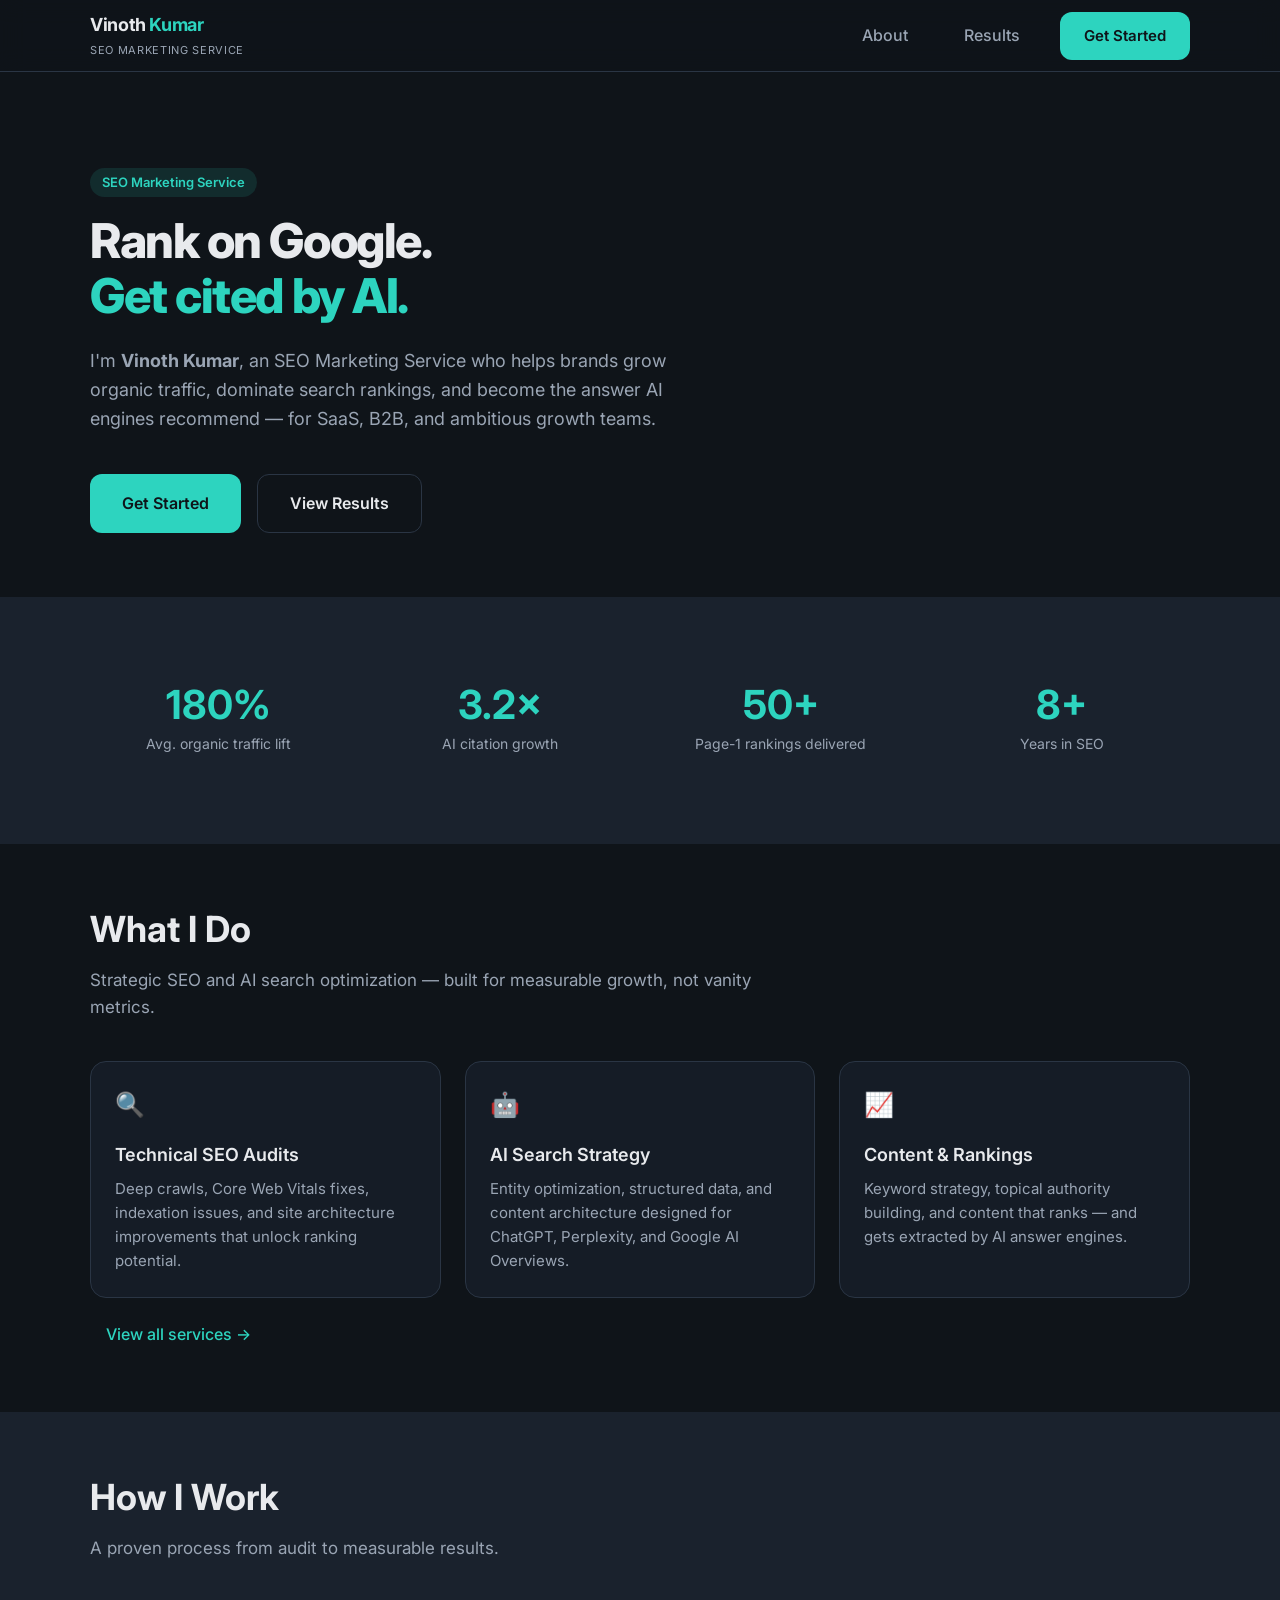
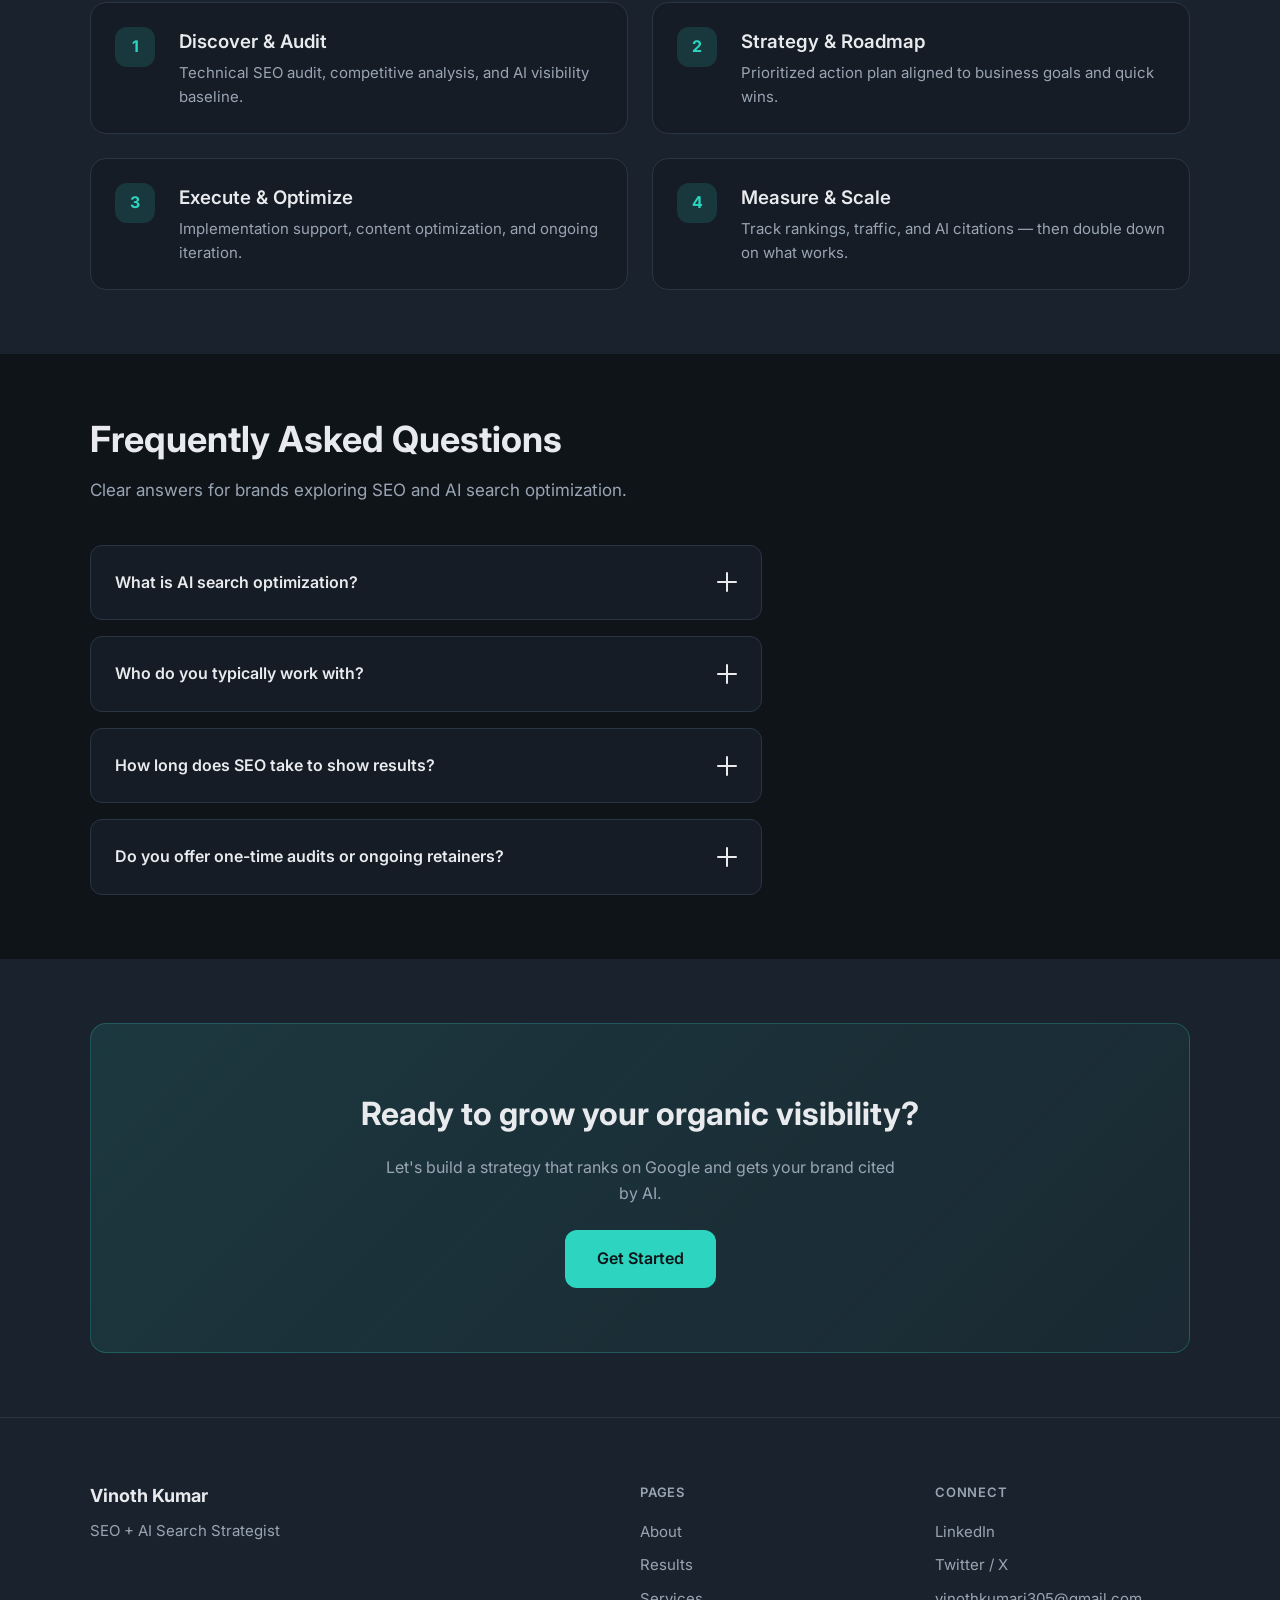
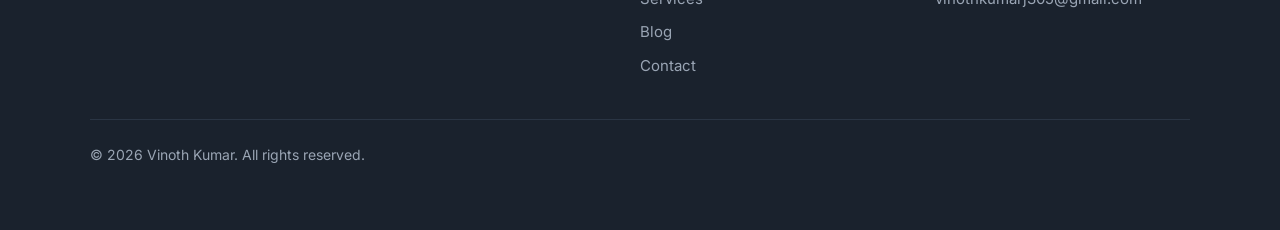
<file: index.html>
<!DOCTYPE html>
<html lang="en">
<head>
  <meta charset="UTF-8">
  <meta name="viewport" content="width=device-width, initial-scale=1.0">
  <title>SEO Marketing Service| Vinoth Kumar</title>
  <meta name="description" content="Vinoth Kumar is an SEO Marketing Service helping brands rank on Google and get cited in AI answer engines like ChatGPT, Perplexity, and Google AI Overviews.">
  <link rel="canonical" href="https://search-rank-alpha.vercel.app/">
  <meta property="og:type" content="website">
 <meta name="google-site-verification" content="JysML5i7Ww_M5L6dFqR-Ev9CM48P8scNRQvdBjhO4kY" />
  <meta property="og:title" content="SEO Marketing Service | Vinoth Kumar">
  <meta property="og:description" content="Rank on Google. Get cited by AI. Strategic SEO and AI search optimization for growth-focused brands.">
  <meta property="og:url" content="https://search-rank-alpha.vercel.app/">
  <meta property="og:image" content="https://search-rank-alpha.vercel.app/og-share.svg">
  <meta name="twitter:card" content="summary_large_image">
  <meta name="twitter:title" content="SEO Marketing Service | Vinoth Kumar">
  <meta name="twitter:description" content="Rank on Google. Get cited by AI. Strategic SEO and AI search optimization for growth-focused brands.">
  <meta name="twitter:image" content="https://search-rank-alpha.vercel.app/og-share.svg">
  <link rel="icon" href="favicon.svg" type="image/svg+xml">
  <link rel="preconnect" href="https://fonts.googleapis.com">
  <link rel="preconnect" href="https://fonts.gstatic.com" crossorigin>
  <link href="https://fonts.googleapis.com/css2?family=Inter:wght@400;500;600;700;800&display=swap" rel="stylesheet">
  <link rel="stylesheet" href="reset.css">
  <link rel="stylesheet" href="variables.css">
  <link rel="stylesheet" href="layout.css">
  <link rel="stylesheet" href="components.css">
  <link rel="stylesheet" href="pages.css">
  <!-- Google tag (gtag.js) -->
<script async src="https://www.googletagmanager.com/gtag/js?id=G-STHYHL5LMD"></script>
<script>
  window.dataLayer = window.dataLayer || [];
  function gtag(){dataLayer.push(arguments);}
  gtag('js', new Date());

  gtag('config', 'G-STHYHL5LMD');
</script>
  <script type="application/ld+json">
  {
    "@context": "https://schema.org",
    "@type": "Person",
    "name": "Vinoth Kumar",
    "jobTitle": "SEO + AI Search Strategist",
    "url": "https://search-rank-alpha.vercel.app/",
    "description": "SEO and AI search strategist helping brands improve organic visibility and AI answer engine citations.",
    "sameAs": [
      "https://www.linkedin.com/in/vinothkumar-j-408b6a40a/",
      "https://x.com/vinothkumarseo/"
    ]
  }
  </script>
  <script type="application/ld+json">
  {
    "@context": "https://schema.org",
    "@type": "FAQPage",
    "mainEntity": [
      {
        "@type": "Question",
        "name": "What is AI search optimization?",
        "acceptedAnswer": {
          "@type": "Answer",
          "text": "AI search optimization is the practice of structuring content, entities, and technical signals so your brand appears in AI-generated answers from tools like ChatGPT, Perplexity, and Google AI Overviews — not just traditional search results."
        }
      },
      {
        "@type": "Question",
        "name": "Who does Vinoth Kumar work with?",
        "acceptedAnswer": {
          "@type": "Answer",
          "text": "Vinoth Kumar works with SaaS companies, B2B brands, and growth-focused businesses that want measurable improvements in organic traffic, search rankings, and AI visibility."
        }
      },
      {
        "@type": "Question",
        "name": "How long does SEO take to show results?",
        "acceptedAnswer": {
          "@type": "Answer",
          "text": "Most clients see initial improvements within 60–90 days, with compounding gains over 6–12 months depending on competition, site authority, and scope of work."
        }
      }
    ]
  }
  </script>
</head>
<body>
  <header class="site-header">
    <div class="container">
      <a href="index.html" class="logo" aria-label="Vinoth Kumar — Home">
        <span class="logo__name"><span class="logo__name-first">Vinoth</span> <span class="logo__name-last">Kumar</span></span>
        <span class="logo__tagline">SEO Marketing Service</span>
      </a>
      <nav class="nav" aria-label="Main navigation">
        <ul class="nav__list">
          <li><a href="/about.html" class="nav__link">About</a></li>
          <li><a href="/results.html" class="nav__link">Results</a></li>
          <li><a href="/contact.html" class="btn btn--primary nav__cta">Get Started</a></li>
        </ul>
      </nav>
      <button class="nav__toggle" aria-label="Open menu" aria-expanded="false">
        <span class="nav__toggle-icon"></span>
      </button>
    </div>
  </header>

  <main>
    <section class="hero">
      <div class="container">
        <div class="hero__content">
          <span class="badge">SEO Marketing Service</span>
          <h1 class="hero__title">
            Rank on Google.<br>
            <span class="hero__title-accent">Get cited by AI.</span>
          </h1>
          <p class="hero__text">
            I'm <strong>Vinoth Kumar</strong>, an SEO Marketing Service who helps brands grow organic traffic, dominate search rankings, and become the answer AI engines recommend — for SaaS, B2B, and ambitious growth teams.
          </p>
          <div class="hero__actions">
            <a href="contact.html" class="btn btn--primary btn--lg">Get Started</a>
            <a href="results.html" class="btn btn--secondary btn--lg">View Results</a>
          </div>
        </div>
      </div>
    </section>

    <section class="section section--alt">
      <div class="container">
        <div class="stats-row">
          <div class="stat">
            <div class="stat__value">180%</div>
            <div class="stat__label">Avg. organic traffic lift</div>
          </div>
          <div class="stat">
            <div class="stat__value">3.2×</div>
            <div class="stat__label">AI citation growth</div>
          </div>
          <div class="stat">
            <div class="stat__value">50+</div>
            <div class="stat__label">Page-1 rankings delivered</div>
          </div>
          <div class="stat">
            <div class="stat__value">8+</div>
            <div class="stat__label">Years in SEO</div>
          </div>
        </div>
      </div>
    </section>

    <section class="section" id="services">
      <div class="container">
        <div class="section__header">
          <h2 class="section__title">What I Do</h2>
          <p class="section__subtitle">Strategic SEO and AI search optimization — built for measurable growth, not vanity metrics.</p>
        </div>
        <div class="card-grid card-grid--3">
          <article class="card">
            <div class="card__icon" aria-hidden="true">🔍</div>
            <h3 class="card__title">Technical SEO Audits</h3>
            <p class="card__text">Deep crawls, Core Web Vitals fixes, indexation issues, and site architecture improvements that unlock ranking potential.</p>
          </article>
          <article class="card">
            <div class="card__icon" aria-hidden="true">🤖</div>
            <h3 class="card__title">AI Search Strategy</h3>
            <p class="card__text">Entity optimization, structured data, and content architecture designed for ChatGPT, Perplexity, and Google AI Overviews.</p>
          </article>
          <article class="card">
            <div class="card__icon" aria-hidden="true">📈</div>
            <h3 class="card__title">Content &amp; Rankings</h3>
            <p class="card__text">Keyword strategy, topical authority building, and content that ranks — and gets extracted by AI answer engines.</p>
          </article>
        </div>
        <p style="margin-top: var(--space-md);">
          <a href="services.html" class="nav__link" style="display: inline; color: var(--color-accent);">View all services →</a>
        </p>
      </div>
    </section>

    <section class="section section--alt">
      <div class="container">
        <div class="section__header">
          <h2 class="section__title">How I Work</h2>
          <p class="section__subtitle">A proven process from audit to measurable results.</p>
        </div>
        <ol class="process-list">
          <li class="process-step">
            <span class="process-step__number">1</span>
            <div>
              <h3 class="process-step__title">Discover &amp; Audit</h3>
              <p class="process-step__text">Technical SEO audit, competitive analysis, and AI visibility baseline.</p>
            </div>
          </li>
          <li class="process-step">
            <span class="process-step__number">2</span>
            <div>
              <h3 class="process-step__title">Strategy &amp; Roadmap</h3>
              <p class="process-step__text">Prioritized action plan aligned to business goals and quick wins.</p>
            </div>
          </li>
          <li class="process-step">
            <span class="process-step__number">3</span>
            <div>
              <h3 class="process-step__title">Execute &amp; Optimize</h3>
              <p class="process-step__text">Implementation support, content optimization, and ongoing iteration.</p>
            </div>
          </li>
          <li class="process-step">
            <span class="process-step__number">4</span>
            <div>
              <h3 class="process-step__title">Measure &amp; Scale</h3>
              <p class="process-step__text">Track rankings, traffic, and AI citations — then double down on what works.</p>
            </div>
          </li>
        </ol>
      </div>
    </section>

    <section class="section">
      <div class="container">
        <div class="section__header">
          <h2 class="section__title">Frequently Asked Questions</h2>
          <p class="section__subtitle">Clear answers for brands exploring SEO and AI search optimization.</p>
        </div>
        <div class="faq-list">
          <div class="faq-item">
            <button class="faq-item__question" aria-expanded="false">
              What is AI search optimization?
              <span class="faq-item__icon" aria-hidden="true"></span>
            </button>
            <div class="faq-item__answer">
              AI search optimization is the practice of structuring content, entities, and technical signals so your brand appears in AI-generated answers from tools like ChatGPT, Perplexity, and Google AI Overviews — not just traditional search results.
            </div>
          </div>
          <div class="faq-item">
            <button class="faq-item__question" aria-expanded="false">
              Who do you typically work with?
              <span class="faq-item__icon" aria-hidden="true"></span>
            </button>
            <div class="faq-item__answer">
              I work with SaaS companies, B2B brands, and growth-focused businesses that want measurable improvements in organic traffic, search rankings, and AI visibility.
            </div>
          </div>
          <div class="faq-item">
            <button class="faq-item__question" aria-expanded="false">
              How long does SEO take to show results?
              <span class="faq-item__icon" aria-hidden="true"></span>
            </button>
            <div class="faq-item__answer">
              Most clients see initial improvements within 60–90 days, with compounding gains over 6–12 months depending on competition, site authority, and scope of work.
            </div>
          </div>
          <div class="faq-item">
            <button class="faq-item__question" aria-expanded="false">
              Do you offer one-time audits or ongoing retainers?
              <span class="faq-item__icon" aria-hidden="true"></span>
            </button>
            <div class="faq-item__answer">
              Both. I offer comprehensive SEO audits for teams that want a clear roadmap, and monthly retainers for brands that want ongoing strategy, execution support, and AI search optimization.
            </div>
          </div>
        </div>
      </div>
    </section>

    <section class="section section--alt">
      <div class="container">
        <div class="cta-band">
          <h2 class="cta-band__title">Ready to grow your organic visibility?</h2>
          <p class="cta-band__text">Let's build a strategy that ranks on Google and gets your brand cited by AI.</p>
          <a href="contact.html" class="btn btn--primary btn--lg">Get Started</a>
        </div>
      </div>
    </section>
  </main>

  <footer class="site-footer">
    <div class="container">
      <div class="footer-grid">
        <div class="footer-brand">
          <p class="footer-brand__name">Vinoth Kumar</p>
          <p class="footer-brand__tagline">SEO + AI Search Strategist</p>
        </div>
        <nav class="footer-nav" aria-label="Footer navigation">
          <p class="footer-nav__title">Pages</p>
          <ul class="footer-nav__list">
            <li><a href="about.html" class="footer-nav__link">About</a></li>
            <li><a href="results.html" class="footer-nav__link">Results</a></li>
            <li><a href="services.html" class="footer-nav__link">Services</a></li>
            <li><a href="blog.html" class="footer-nav__link">Blog</a></li>
            <li><a href="contact.html" class="footer-nav__link">Contact</a></li>
          </ul>
        </nav>
        <nav class="footer-nav" aria-label="Connect">
          <p class="footer-nav__title">Connect</p>
          <ul class="footer-nav__list">
            <li><a href="https:/www.linkedin.com/in/vinothkumar-j-408b6a40a/" class="footer-nav__link" rel="noopener noreferrer" target="_blank">LinkedIn</a></li>
            <li><a href="https:/https://x.com/vinothkumarseo" class="footer-nav__link" rel="noopener noreferrer" target="_blank">Twitter / X</a></li>
            <li><a href="mailto:vinothkumarj305@gmail.com" class="footer-nav__link">vinothkumarj305@gmail.com</a></li>
          </ul>
        </nav>
      </div>
      <div class="footer-bottom">
        <p>&copy; 2026 Vinoth Kumar. All rights reserved.</p>
      </div>
    </div>
  </footer>

  <script src="main.js"></script>
</body>
</html>
</file>
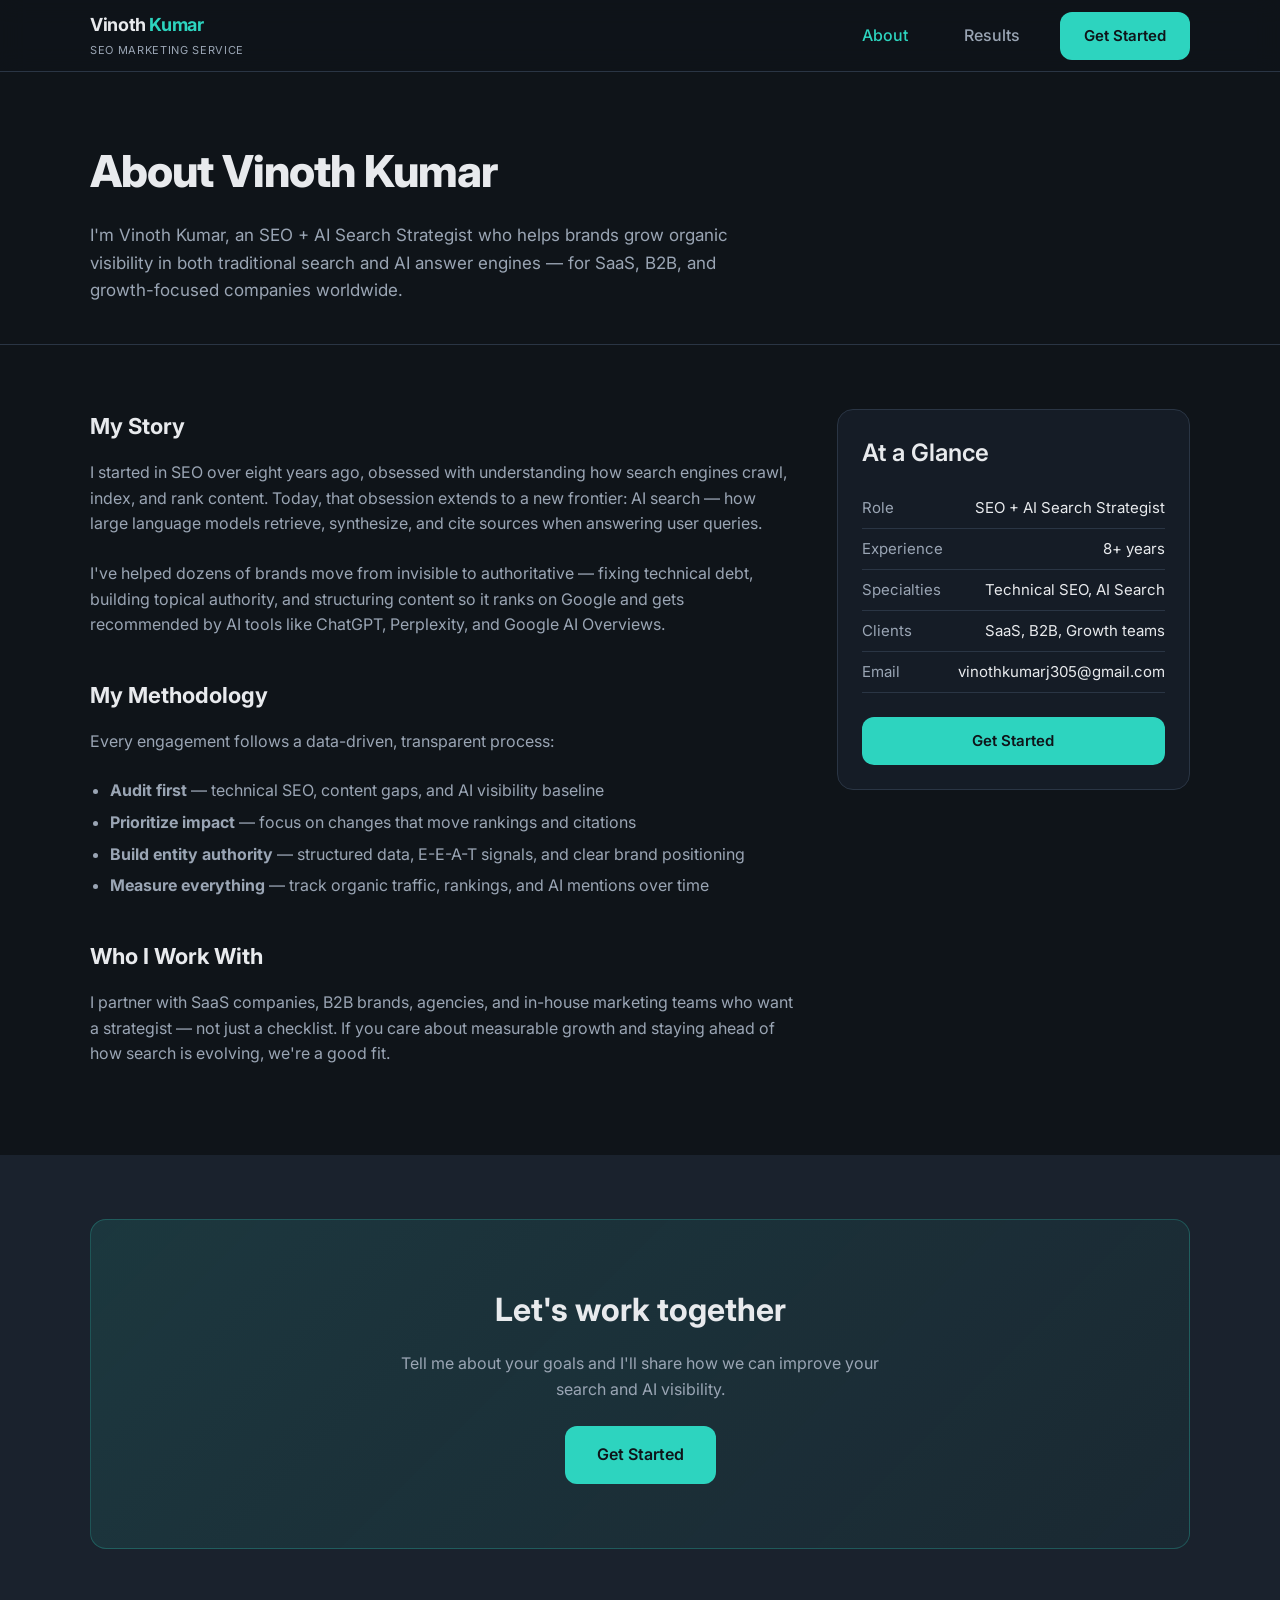
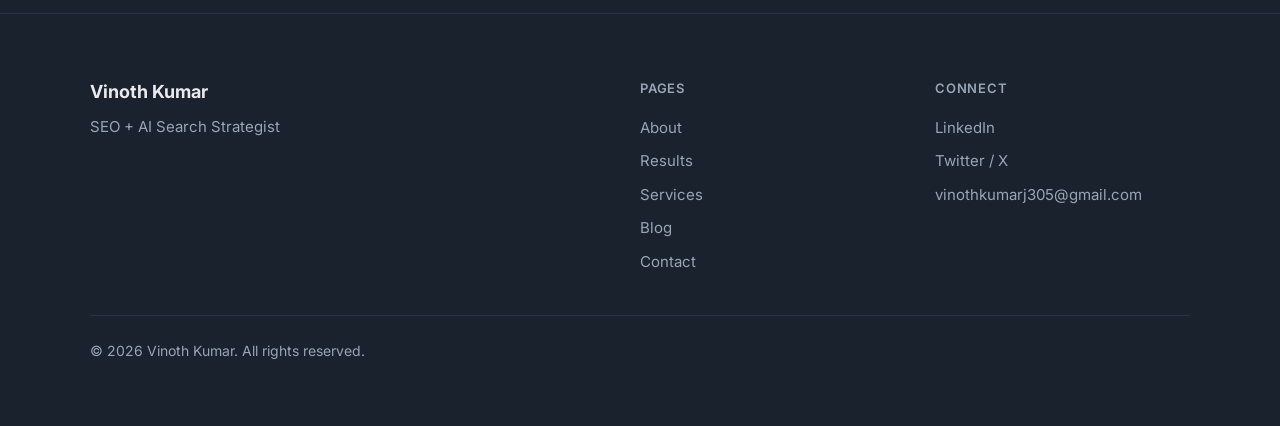
<file: about.html>
<!DOCTYPE html>
<html lang="en">
<head>
  <meta charset="UTF-8">
  <meta name="viewport" content="width=device-width, initial-scale=1.0">
  <title>About Vinoth Kumar | SEO Marketing Service</title>
  <meta name="description" content="Learn about Vinoth Kumar — SEO + AI Search Strategist with 8+ years of experience helping brands rank on Google and get cited in AI answer engines.">
  <link rel="canonical" href="https://search-rank-alpha.vercel.app/about.html">
  <meta property="og:type" content="profile">
  <meta property="og:title" content="About Vinoth Kumar | SEO Marketing Service">
  <meta property="og:description" content="SEO strategist specializing in technical SEO, content strategy, and AI search optimization for growth-focused brands.">
  <meta property="og:url" content="https://search-rank-alpha.vercel.app/about.html">
  <meta property="og:image" content="https://search-rank-alpha.vercel.app/og-share.svg">
  <meta name="twitter:card" content="summary_large_image">
  <link rel="icon" href="favicon.svg" type="image/svg+xml">
  <link rel="preconnect" href="https://fonts.googleapis.com">
  <link rel="preconnect" href="https://fonts.gstatic.com" crossorigin>
  <link href="https://fonts.googleapis.com/css2?family=Inter:wght@400;500;600;700;800&display=swap" rel="stylesheet">
  <link rel="stylesheet" href="reset.css">
  <link rel="stylesheet" href="variables.css">
  <link rel="stylesheet" href="layout.css">
  <link rel="stylesheet" href="components.css">
  <link rel="stylesheet" href="pages.css">
  <!-- Google tag (gtag.js) -->
<script async src="https://www.googletagmanager.com/gtag/js?id=G-STHYHL5LMD"></script>
<script>
  window.dataLayer = window.dataLayer || [];
  function gtag(){dataLayer.push(arguments);}
  gtag('js', new Date());

  gtag('config', 'G-STHYHL5LMD');
</script>
  <script type="application/ld+json">
  {
    "@context": "https://schema.org",
    "@type": "Person",
    "name": "Vinoth Kumar",
    "jobTitle": "SEO + AI Search Strategist",
    "url": "https://vinothkumar.com/about.html",
    "description": "SEO and AI search strategist with 8+ years of experience in technical SEO, content strategy, and AI answer engine optimization.",
    "knowsAbout": ["Search Engine Optimization", "AI Search Optimization", "Technical SEO", "Content Strategy", "Structured Data"],
    "sameAs": [
      "https://linkedin.com/in/vinothkumar",
      "https://twitter.com/vinothkumar"
    ]
  }
  </script>
</head>
<body>
  <header class="site-header">
    <div class="container">
      <a href="index.html" class="logo" aria-label="Vinoth Kumar — Home">
        <span class="logo__name"><span class="logo__name-first">Vinoth</span> <span class="logo__name-last">Kumar</span></span>
        <span class="logo__tagline">SEO Marketing Service</span>
      </a>
      <nav class="nav" aria-label="Main navigation">
        <ul class="nav__list">
          <li><a href="about.html" class="nav__link">About</a></li>
          <li><a href="results.html" class="nav__link">Results</a></li>
          <li><a href="contact.html" class="btn btn--primary nav__cta">Get Started</a></li>
        </ul>
      </nav>
      <button class="nav__toggle" aria-label="Open menu" aria-expanded="false">
        <span class="nav__toggle-icon"></span>
      </button>
    </div>
  </header>

  <main>
    <header class="page-header">
      <div class="container">
        <h1 class="page-header__title">About Vinoth Kumar</h1>
        <p class="page-header__text">
          I'm Vinoth Kumar, an SEO + AI Search Strategist who helps brands grow organic visibility in both traditional search and AI answer engines — for SaaS, B2B, and growth-focused companies worldwide.
        </p>
      </div>
    </header>

    <section class="section">
      <div class="container about-grid">
        <article class="about-content">
          <h2>My Story</h2>
          <p>
            I started in SEO over eight years ago, obsessed with understanding how search engines crawl, index, and rank content. Today, that obsession extends to a new frontier: AI search — how large language models retrieve, synthesize, and cite sources when answering user queries.
          </p>
          <p>
            I've helped dozens of brands move from invisible to authoritative — fixing technical debt, building topical authority, and structuring content so it ranks on Google and gets recommended by AI tools like ChatGPT, Perplexity, and Google AI Overviews.
          </p>

          <h2>My Methodology</h2>
          <p>Every engagement follows a data-driven, transparent process:</p>
          <ul>
            <li><strong>Audit first</strong> — technical SEO, content gaps, and AI visibility baseline</li>
            <li><strong>Prioritize impact</strong> — focus on changes that move rankings and citations</li>
            <li><strong>Build entity authority</strong> — structured data, E-E-A-T signals, and clear brand positioning</li>
            <li><strong>Measure everything</strong> — track organic traffic, rankings, and AI mentions over time</li>
          </ul>

          <h2>Who I Work With</h2>
          <p>
            I partner with SaaS companies, B2B brands, agencies, and in-house marketing teams who want a strategist — not just a checklist. If you care about measurable growth and staying ahead of how search is evolving, we're a good fit.
          </p>
        </article>

        <aside class="about-sidebar">
          <h2 class="about-sidebar__title">At a Glance</h2>
          <div class="about-sidebar__item">
            <span class="about-sidebar__label">Role</span>
            <span>SEO + AI Search Strategist</span>
          </div>
          <div class="about-sidebar__item">
            <span class="about-sidebar__label">Experience</span>
            <span>8+ years</span>
          </div>
          <div class="about-sidebar__item">
            <span class="about-sidebar__label">Specialties</span>
            <span>Technical SEO, AI Search</span>
          </div>
          <div class="about-sidebar__item">
            <span class="about-sidebar__label">Clients</span>
            <span>SaaS, B2B, Growth teams</span>
          </div>
          <div class="about-sidebar__item">
            <span class="about-sidebar__label">Email</span>
            <span>vinothkumarj305@gmail.com</span>
          </div>
          <p style="margin-top: var(--space-md);">
            <a href="contact.html" class="btn btn--primary" style="width: 100%;">Get Started</a>
          </p>
        </aside>
      </div>
    </section>

    <section class="section section--alt">
      <div class="container">
        <div class="cta-band">
          <h2 class="cta-band__title">Let's work together</h2>
          <p class="cta-band__text">Tell me about your goals and I'll share how we can improve your search and AI visibility.</p>
          <a href="contact.html" class="btn btn--primary btn--lg">Get Started</a>
        </div>
      </div>
    </section>
  </main>

  <footer class="site-footer">
    <div class="container">
      <div class="footer-grid">
        <div class="footer-brand">
          <p class="footer-brand__name">Vinoth Kumar</p>
          <p class="footer-brand__tagline">SEO + AI Search Strategist</p>
        </div>
        <nav class="footer-nav" aria-label="Footer navigation">
          <p class="footer-nav__title">Pages</p>
          <ul class="footer-nav__list">
            <li><a href="about.html" class="footer-nav__link">About</a></li>
            <li><a href="results.html" class="footer-nav__link">Results</a></li>
            <li><a href="services.html" class="footer-nav__link">Services</a></li>
            <li><a href="blog.html" class="footer-nav__link">Blog</a></li>
            <li><a href="contact.html" class="footer-nav__link">Contact</a></li>
          </ul>
        </nav>
        <nav class="footer-nav" aria-label="Connect">
          <p class="footer-nav__title">Connect</p>
          <ul class="footer-nav__list">
            <li><a href="https:https://www.linkedin.com/in/vinothkumar-j-408b6a40a/" class="footer-nav__link" rel="noopener noreferrer" target="_blank">LinkedIn</a></li>
            <li><a href="https://x.com/vinothkumarseo" class="footer-nav__link" rel="noopener noreferrer" target="_blank">Twitter / X</a></li>
            <li><a href="mailto:vinothkumarj305@gmail.com" class="footer-nav__link">vinothkumarj305@gmail.com</a></li>
          </ul>
        </nav>
      </div>
      <div class="footer-bottom">
        <p>&copy; 2026 Vinoth Kumar. All rights reserved.</p>
      </div>
    </div>
  </footer>

  <script src="main.js"></script>
</body>
</html>
</file>
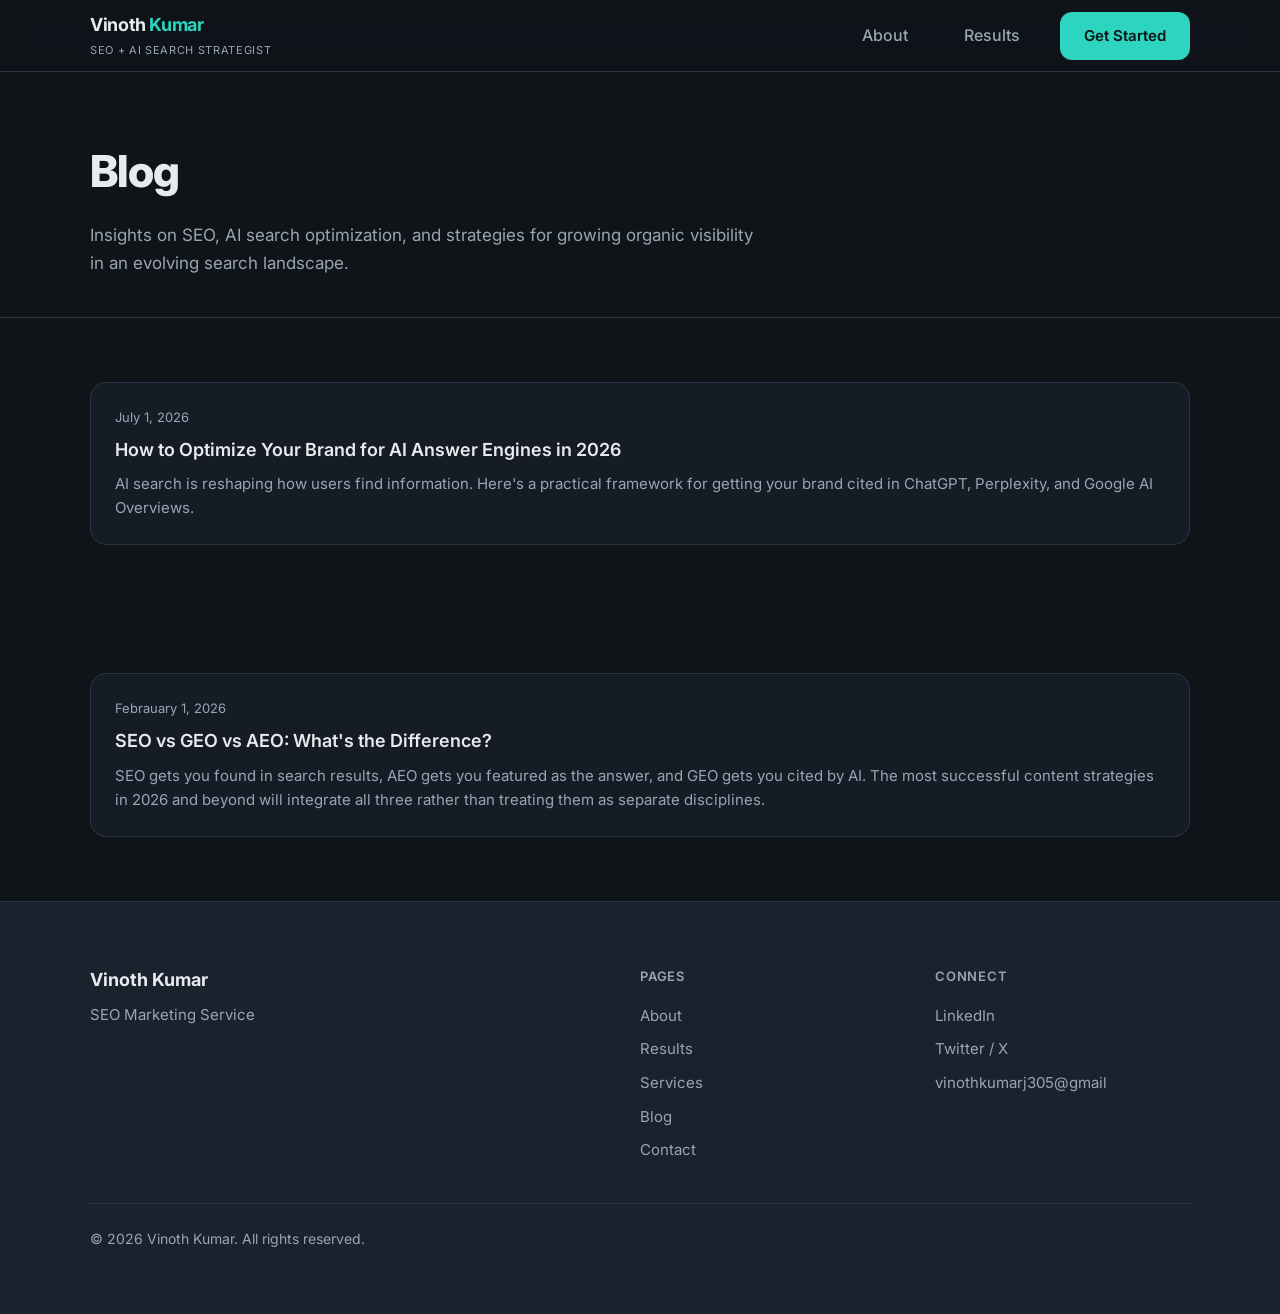
<file: blog.html>
<!DOCTYPE html>
<html lang="en">
<head>
  <meta charset="UTF-8">
  <meta name="viewport" content="width=device-width, initial-scale=1.0">
  <title>Blog | Vinoth Kumar — SEO Marketing Service</title>
  <meta name="description" content="SEO and AI search optimization insights from Vinoth Kumar — technical SEO, AI answer engine strategy, and organic growth tactics.">
  <link rel="canonical" href="https://search-rank-alpha.vercel.app/blog.html">
  <meta property="og:type" content="website">
  <meta property="og:title" content="Blog | Vinoth Kumar">
  <meta property="og:description" content="Thought leadership on SEO, AI search optimization, and organic growth strategy.">
  <meta property="og:url" content="https://search-rank-alpha.vercel.app/blog.html">
  <meta property="og:image" content="https://search-rank-alpha.vercel.app/og-share.svg">
  <meta name="twitter:card" content="summary_large_image">
  <link rel="icon" href="favicon.svg" type="image/svg+xml">
  <link rel="preconnect" href="https://fonts.googleapis.com">
  <link rel="preconnect" href="https://fonts.gstatic.com" crossorigin>
  <link href="https://fonts.googleapis.com/css2?family=Inter:wght@400;500;600;700;800&display=swap" rel="stylesheet">
  <link rel="stylesheet" href="reset.css">
  <link rel="stylesheet" href="variables.css">
  <link rel="stylesheet" href="layout.css">
  <link rel="stylesheet" href="components.css">
  <link rel="stylesheet" href="pages.css">
  <script type="application/ld+json">
  {
    "@context": "https://schema.org",
    "@type": "Blog",
    "name": "Vinoth Kumar SEO + AI Search Blog",
    "description": "Insights on SEO, AI search optimization, and organic growth.",
    "url": "https://vinothkumar.com/blog/",
    "author": {
      "@type": "Person",
      "name": "Vinoth Kumar",
      "jobTitle": "SEO + AI Search Strategist"
    }
  }
  </script>
</head>
<body>
  <header class="site-header">
    <div class="container">
      <a href="../index.html" class="logo" aria-label="Vinoth Kumar — Home">
        <span class="logo__name"><span class="logo__name-first">Vinoth</span> <span class="logo__name-last">Kumar</span></span>
        <span class="logo__tagline">SEO + AI Search Strategist</span>
      </a>
      <nav class="nav" aria-label="Main navigation">
        <ul class="nav__list">
          <li><a href="../about.html" class="nav__link">About</a></li>
          <li><a href="../results.html" class="nav__link">Results</a></li>
          <li><a href="../contact.html" class="btn btn--primary nav__cta">Get Started</a></li>
        </ul>
      </nav>
      <button class="nav__toggle" aria-label="Open menu" aria-expanded="false">
        <span class="nav__toggle-icon"></span>
      </button>
    </div>
  </header>

  <main>
    <header class="page-header">
      <div class="container">
        <h1 class="page-header__title">Blog</h1>
        <p class="page-header__text">
          Insights on SEO, AI search optimization, and strategies for growing organic visibility in an evolving search landscape.
        </p>
      </div>
    </header>

    <section class="section">
      <div class="container">
        <div class="blog-grid">
          <a href="first-post.html" class="blog-card">
            <p class="blog-card__date">July 1, 2026</p>
            <h2 class="blog-card__title">How to Optimize Your Brand for AI Answer Engines in 2026</h2>
            <p class="blog-card__excerpt">
              AI search is reshaping how users find information. Here's a practical framework for getting your brand cited in ChatGPT, Perplexity, and Google AI Overviews.
            </p>
          </a>
        </div>
      </div>
    </section>
     <section class="section">
      <div class="container">
        <div class="blog-grid">
          <a href="Second-post.html" class="blog-card">
            <p class="blog-card__date">Febrauary 1, 2026</p>
            <h2 class="blog-card__title">SEO vs GEO vs AEO: What's the Difference?</h2>
            <p class="blog-card__excerpt">
            SEO gets you found in search results, AEO gets you featured as the answer, and GEO gets you cited by AI. The most successful content strategies in 2026 and beyond will integrate all three rather than treating them as separate disciplines.
            </p>
          </a>
        </div>
      </div>
    </section>
  </main>

  <footer class="site-footer">
    <div class="container">
      <div class="footer-grid">
        <div class="footer-brand">
          <p class="footer-brand__name">Vinoth Kumar</p>
          <p class="footer-brand__tagline">SEO Marketing Service</p>
        </div>
        <nav class="footer-nav" aria-label="Footer navigation">
          <p class="footer-nav__title">Pages</p>
          <ul class="footer-nav__list">
            <li><a href="../about.html" class="footer-nav__link">About</a></li>
            <li><a href="../results.html" class="footer-nav__link">Results</a></li>
            <li><a href="../services.html" class="footer-nav__link">Services</a></li>
            <li><a href="index.html" class="footer-nav__link">Blog</a></li>
            <li><a href="../contact.html" class="footer-nav__link">Contact</a></li>
          </ul>
        </nav>
        <nav class="footer-nav" aria-label="Connect">
          <p class="footer-nav__title">Connect</p>
          <ul class="footer-nav__list">
            <li><a href="https://www.linkedin.com/in/vinothkumar-j-408b6a40a/" class="footer-nav__link" rel="noopener noreferrer" target="_blank">LinkedIn</a></li>
            <li><a href="https://x.com/vinothkumarseo" class="footer-nav__link" rel="noopener noreferrer" target="_blank">Twitter / X</a></li>
            <li><a href="mailto:vinothkumarj305@gmail" class="footer-nav__link">vinothkumarj305@gmail</a></li>
          </ul>
        </nav>
      </div>
      <div class="footer-bottom">
        <p>&copy; 2026 Vinoth Kumar. All rights reserved.</p>
      </div>
    </div>
  </footer>

  <script src="main.js"></script>
</body>
</html>
</file>
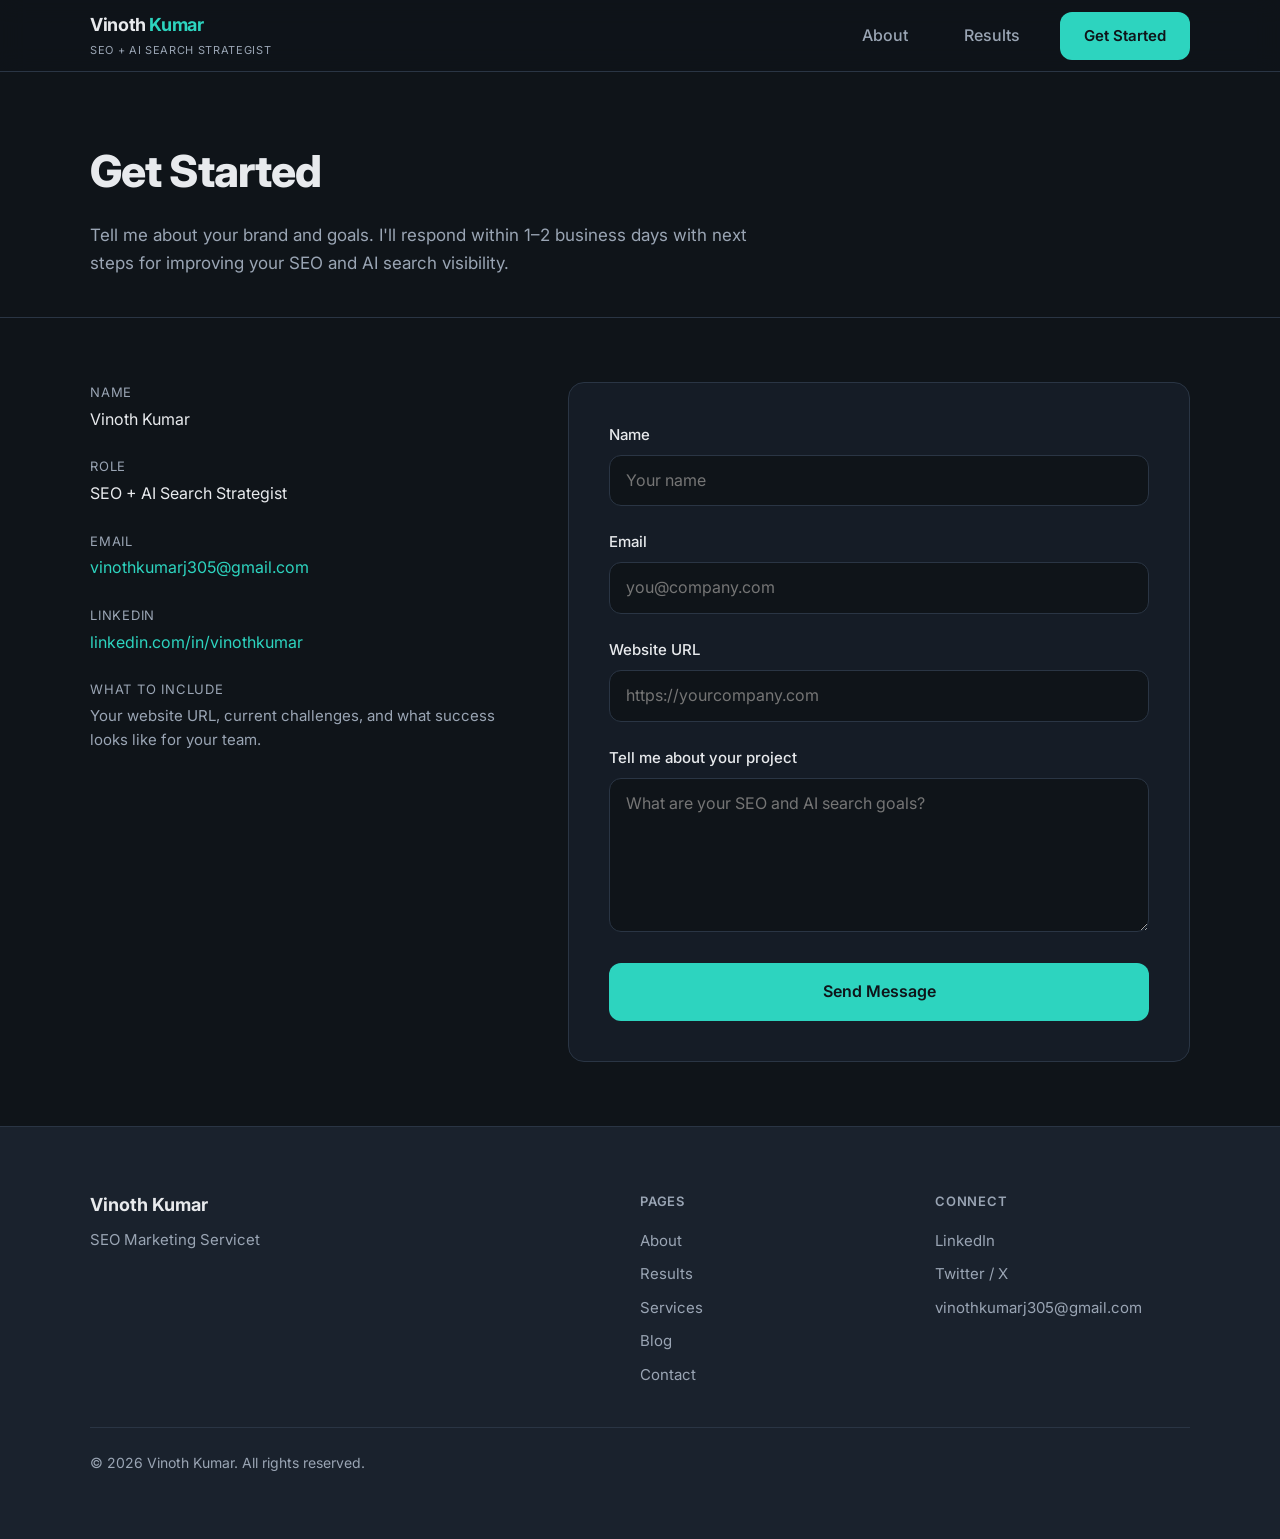
<file: contact.html>
<!DOCTYPE html>
<html lang="en">
<head>
  <meta charset="UTF-8">
  <meta name="viewport" content="width=device-width, initial-scale=1.0">
  <title>Get Started | Contact Vinoth Kumar — SEO Marketing Service</title>
  <meta name="description" content="Get started with Vinoth Kumar, SEO + AI Search Strategist. Share your goals and get a tailored strategy for Google rankings and AI search visibility.">
  <link rel="canonical" href="https://search-rank-alpha.vercel.app/contact.html">
  <meta property="og:type" content="website">
  <meta property="og:title" content="Get Started | Vinoth Kumar">
  <meta property="og:description" content="Ready to improve your SEO and AI search visibility? Get in touch with Vinoth Kumar.">
  <meta property="og:url" content="https:/search-rank-alpha.vercel.app/contact.html">
  <meta property="og:image" content="https:/search-rank-alpha.vercel.app/og-share.svg">
  <meta name="twitter:card" content="summary_large_image">
  <link rel="icon" href="favicon.svg" type="image/svg+xml">
  <link rel="preconnect" href="https://fonts.googleapis.com">
  <link rel="preconnect" href="https://fonts.gstatic.com" crossorigin>
  <link href="https://fonts.googleapis.com/css2?family=Inter:wght@400;500;600;700;800&display=swap" rel="stylesheet">
  <link rel="stylesheet" href="reset.css">
  <link rel="stylesheet" href="variables.css">
  <link rel="stylesheet" href="layout.css">
  <link rel="stylesheet" href="components.css">
  <link rel="stylesheet" href="pages.css">
  <!-- Google tag (gtag.js) -->
<script async src="https://www.googletagmanager.com/gtag/js?id=G-STHYHL5LMD"></script>
<script>
  window.dataLayer = window.dataLayer || [];
  function gtag(){dataLayer.push(arguments);}
  gtag('js', new Date());

  gtag('config', 'G-STHYHL5LMD');
</script>
  <script type="application/ld+json">
  {
    "@context": "https://schema.org",
    "@type": "ContactPage",
    "name": "Contact Vinoth Kumar",
    "url": "https://search-rank-alpha.vercel.app/contact.html",
    "mainEntity": {
      "@type": "Person",
      "name": "Vinoth Kumar",
      "jobTitle": "SEO Marketing Service",
      "email": "vinothkumarj305@gmail.com",
      "url": "https://search-rank-alpha.vercel.app",
      "contactPoint": {
        "@type": "ContactPoint",
        "contactType": "sales",
        "email": "vinothkumarj305@gmail.com",
        "availableLanguage": "English"
      }
    }
  }
  </script>
</head>
<body>
  <header class="site-header">
    <div class="container">
      <a href="index.html" class="logo" aria-label="Vinoth Kumar — Home">
        <span class="logo__name"><span class="logo__name-first">Vinoth</span> <span class="logo__name-last">Kumar</span></span>
        <span class="logo__tagline">SEO + AI Search Strategist</span>
      </a>
      <nav class="nav" aria-label="Main navigation">
        <ul class="nav__list">
          <li><a href="about.html" class="nav__link">About</a></li>
          <li><a href="results.html" class="nav__link">Results</a></li>
          <li><a href="contact.html" class="btn btn--primary nav__cta">Get Started</a></li>
        </ul>
      </nav>
      <button class="nav__toggle" aria-label="Open menu" aria-expanded="false">
        <span class="nav__toggle-icon"></span>
      </button>
    </div>
  </header>

  <main>
    <header class="page-header">
      <div class="container">
        <h1 class="page-header__title">Get Started</h1>
        <p class="page-header__text">
          Tell me about your brand and goals. I'll respond within 1–2 business days with next steps for improving your SEO and AI search visibility.
        </p>
      </div>
    </header>

    <section class="section">
      <div class="container contact-grid">
        <div class="contact-info">
          <div class="contact-info__item">
            <p class="contact-info__label">Name</p>
            <p>Vinoth Kumar</p>
          </div>
          <div class="contact-info__item">
            <p class="contact-info__label">Role</p>
            <p>SEO + AI Search Strategist</p>
          </div>
          <div class="contact-info__item">
            <p class="contact-info__label">Email</p>
            <p><a href="mailto:vinothkumarj305@gmail.com" style="color: var(--color-accent);">vinothkumarj305@gmail.com</a></p>
          </div>
          <div class="contact-info__item">
            <p class="contact-info__label">LinkedIn</p>
            <p><a href="https://linkedin.com/in/vinothkumar" style="color: var(--color-accent);" rel="noopener noreferrer" target="_blank">linkedin.com/in/vinothkumar</a></p>
          </div>
          <div class="contact-info__item">
            <p class="contact-info__label">What to include</p>
            <p style="color: var(--color-text-muted); font-size: 0.9375rem;">Your website URL, current challenges, and what success looks like for your team.</p>
          </div>
        </div>

        <div class="contact-form-wrapper">
          <form id="contact-form" class="contact-form" action="https://formspree.io/f/mwvgplly" method="POST" netlify>
            <input type="hidden" name="_subject" value="New inquiry from vinothkumar.com">
            <div class="form-group">
              <label class="form-label" for="name">Name</label>
              <input class="form-input" type="text" id="name" name="name" required autocomplete="name" placeholder="Your name">
              <span class="form-error" id="name-error"></span>
            </div>
            <div class="form-group">
              <label class="form-label" for="email">Email</label>
              <input class="form-input" type="email" id="email" name="email" required autocomplete="email" placeholder="you@company.com">
              <span class="form-error" id="email-error"></span>
            </div>
            <div class="form-group">
              <label class="form-label" for="website">Website URL</label>
              <input class="form-input" type="url" id="website" name="website" autocomplete="url" placeholder="https://yourcompany.com">
            </div>
            <div class="form-group">
              <label class="form-label" for="message">Tell me about your project</label>
              <textarea class="form-textarea" id="message" name="message" rows="5" required placeholder="What are your SEO and AI search goals?"></textarea>
              <span class="form-error" id="message-error"></span>
            </div>
            <button type="submit" class="btn btn--primary btn--lg" style="width: 100%;">Send Message</button>
            <p id="form-success" class="form-success" role="status">Thank you! Your message has been sent. I'll get back to you within 1–2 business days.</p>
          </form>
        </div>
      </div>
    </section>
  </main>

  <footer class="site-footer">
    <div class="container">
      <div class="footer-grid">
        <div class="footer-brand">
          <p class="footer-brand__name">Vinoth Kumar</p>
          <p class="footer-brand__tagline">SEO Marketing Servicet</p>
        </div>
        <nav class="footer-nav" aria-label="Footer navigation">
          <p class="footer-nav__title">Pages</p>
          <ul class="footer-nav__list">
            <li><a href="about.html" class="footer-nav__link">About</a></li>
            <li><a href="results.html" class="footer-nav__link">Results</a></li>
            <li><a href="services.html" class="footer-nav__link">Services</a></li>
            <li><a href="blog.html" class="footer-nav__link">Blog</a></li>
            <li><a href="contact.html" class="footer-nav__link">Contact</a></li>
          </ul>
        </nav>
        <nav class="footer-nav" aria-label="Connect">
          <p class="footer-nav__title">Connect</p>
          <ul class="footer-nav__list">
            <li><a href="https://linkedin.com/in/vinothkumar" class="footer-nav__link" rel="noopener noreferrer" target="_blank">LinkedIn</a></li>
            <li><a href="https://twitter.com/vinothkumar" class="footer-nav__link" rel="noopener noreferrer" target="_blank">Twitter / X</a></li>
            <li><a href="mailto:vinothkumarj305@gmail.com" class="footer-nav__link">vinothkumarj305@gmail.com</a></li>
          </ul>
        </nav>
      </div>
      <div class="footer-bottom">
        <p>&copy; 2026 Vinoth Kumar. All rights reserved.</p>
      </div>
    </div>
  </footer>

  <script src="main.js"></script>
  <script src="contact.js"></script>
</body>
</html>
</file>
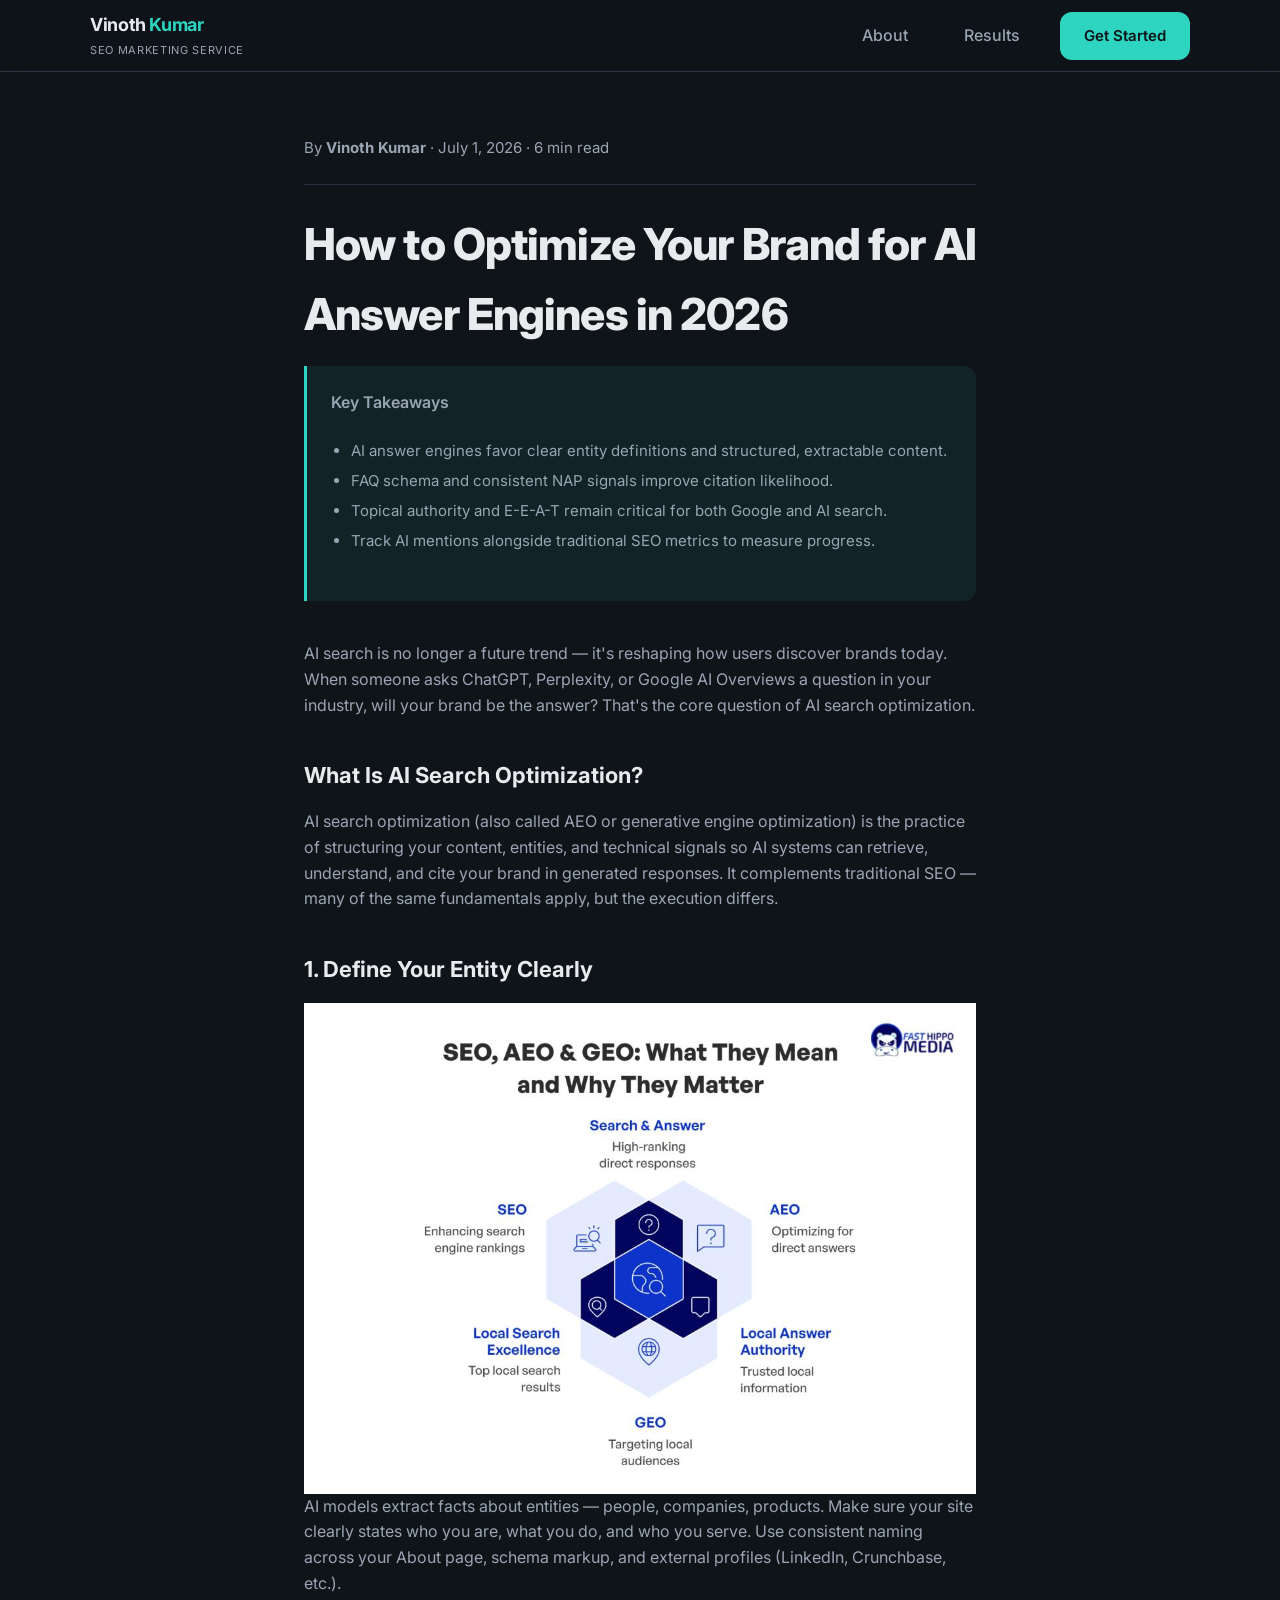
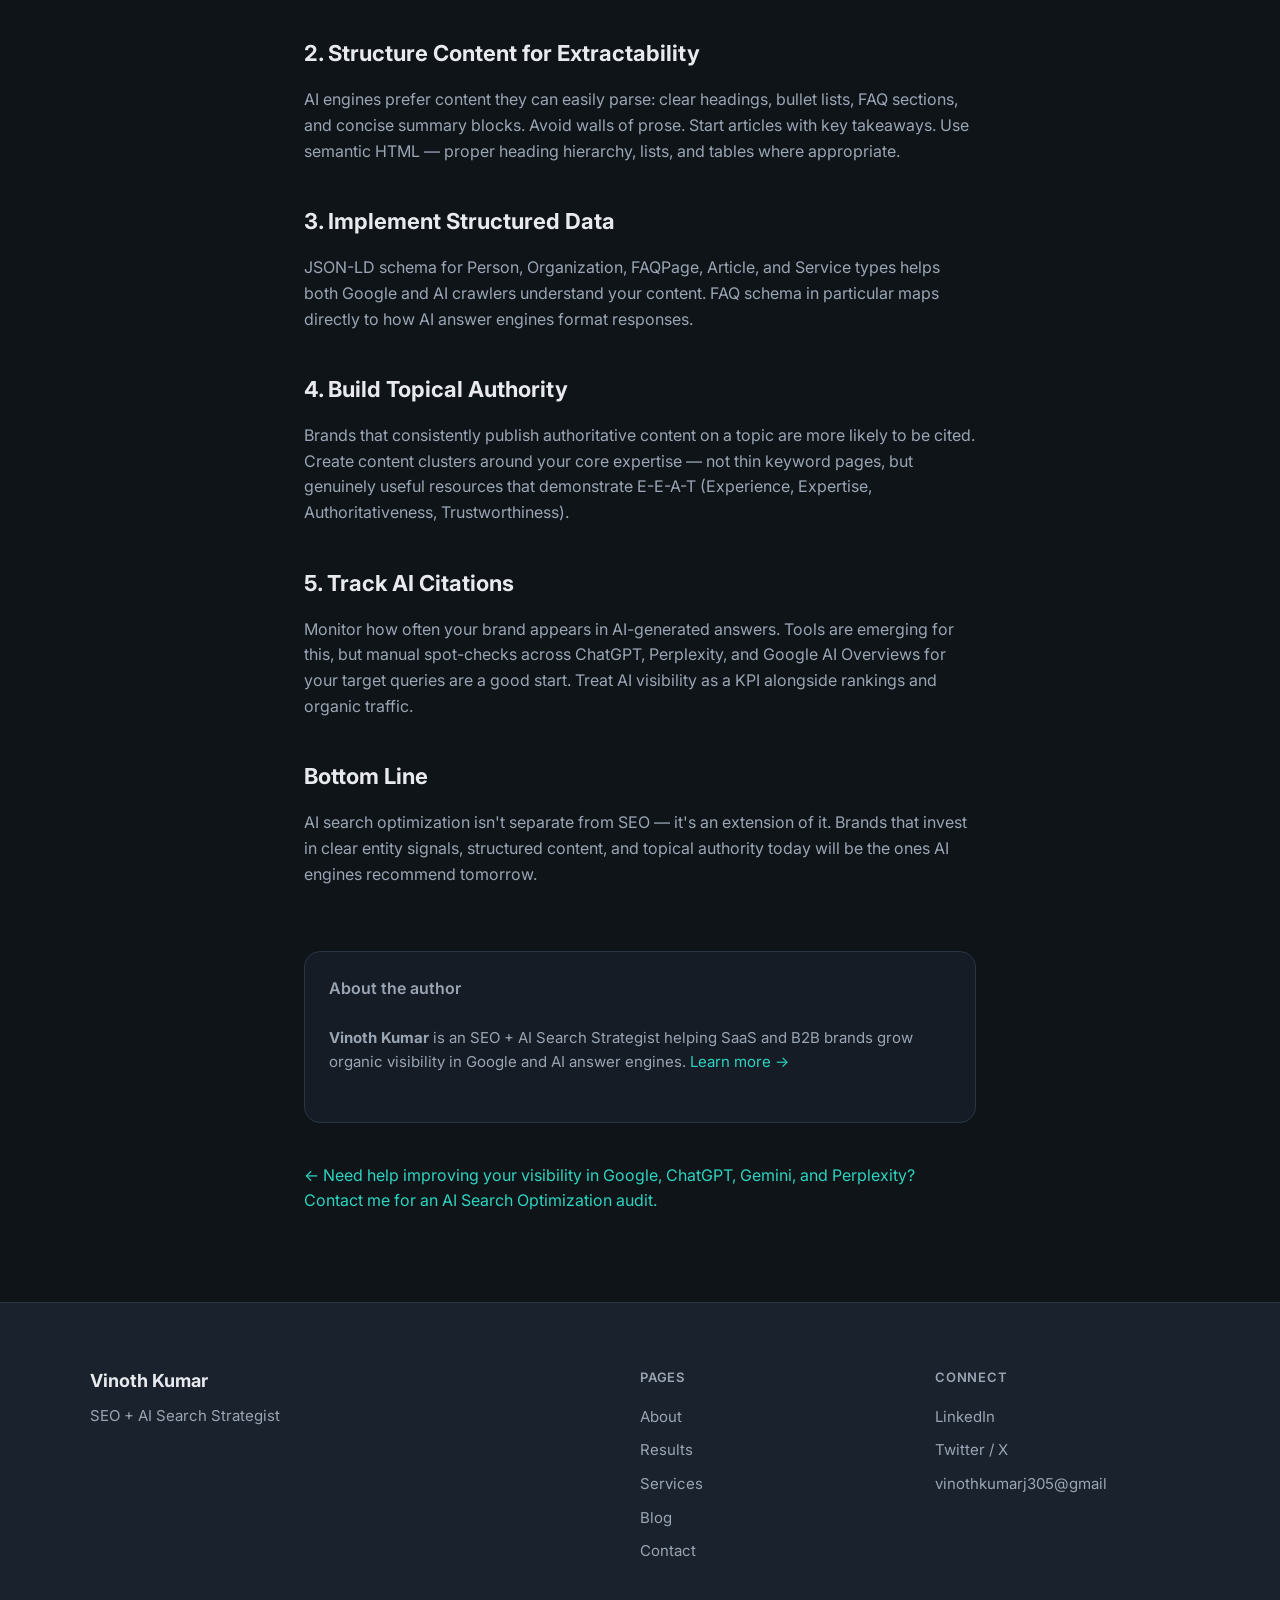
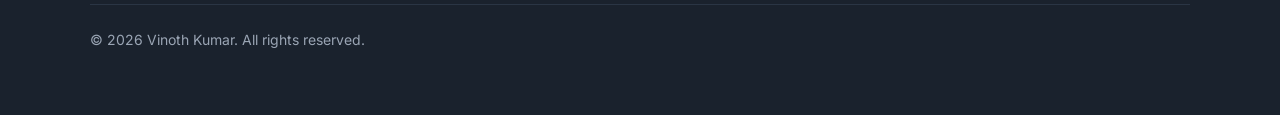
<file: first-post.html>
<!DOCTYPE html>
<html lang="en">
<head>
  <meta charset="UTF-8">
  <meta name="viewport" content="width=device-width, initial-scale=1.0">
  <title>How to Optimize Your Brand for AI Answer Engines in 2026 | Vinoth Kumar</title>
  <meta name="description" content="A practical framework for AI search optimization — entity signals, structured data, and content architecture to get cited in ChatGPT, Perplexity, and Google AI Overviews.">
  <link rel="canonical" href="https://search-rank-alpha.vercel.app/first-post.html">
  <meta property="og:type" content="article">
  <meta property="og:title" content="How to Optimize Your Brand for AI Answer Engines in 2026">
  <meta property="og:description" content="A practical framework for getting your brand cited in AI answer engines.">
  <meta property="og:url" content="https://search-rank-alpha.vercel.app/first-post.html">
  <meta property="og:image" content="https://search-rank-alpha.vercel.app/og-share.svg">
  <meta name="twitter:card" content="summary_large_image">
  <link rel="icon" href="favicon.svg" type="image/svg+xml">
  <link rel="preconnect" href="https://fonts.googleapis.com">
  <link rel="preconnect" href="https://fonts.gstatic.com" crossorigin>
  <link href="https://fonts.googleapis.com/css2?family=Inter:wght@400;500;600;700;800&display=swap" rel="stylesheet">
  <link rel="stylesheet" href="reset.css">
  <link rel="stylesheet" href="variables.css">
  <link rel="stylesheet" href="layout.css">
  <link rel="stylesheet" href="components.css">
  <link rel="stylesheet" href="pages.css">
  <script type="application/ld+json">
  {
    "@context": "https://schema.org",
    "@type": "Article",
    "headline": "How to Optimize Your Brand for AI Answer Engines in 2026",
    "description": "A practical framework for AI search optimization — entity signals, structured data, and content architecture.",
    "datePublished": "2026-07-01",
    "dateModified": "2026-07-01",
    "author": {
      "@type": "Person",
      "name": "Vinoth Kumar",
      "jobTitle": "SEO + AI Search Strategist",
      "url": "https://search-rank-alpha.vercel.app/"
    },
    "publisher": {
      "@type": "Person",
      "name": "Vinoth Kumar"
    },
    "mainEntityOfPage": {
      "@type": "WebPage",
      "@id": "https://search-rank-alpha.vercel.app/first-post.html"
    }
  }
  </script>
</head>
<body>
  <header class="site-header">
    <div class="container">
      <a href="../../index.html" class="logo" aria-label="Vinoth Kumar — Home">
        <span class="logo__name"><span class="logo__name-first">Vinoth</span> <span class="logo__name-last">Kumar</span></span>
        <span class="logo__tagline">SEO Marketing Service</span>
      </a>
      <nav class="nav" aria-label="Main navigation">
        <ul class="nav__list">
          <li><a href="../../about.html" class="nav__link">About</a></li>
          <li><a href="../../results.html" class="nav__link">Results</a></li>
          <li><a href="../../contact.html" class="btn btn--primary nav__cta">Get Started</a></li>
        </ul>
      </nav>
      <button class="nav__toggle" aria-label="Open menu" aria-expanded="false">
        <span class="nav__toggle-icon"></span>
      </button>
    </div>
  </header>

  <main>
    <article class="section">
      <div class="container article-content">
        <header>
          <p class="article-meta">
            By <strong>Vinoth Kumar</strong> · July 1, 2026 · 6 min read
          </p>
          <h1 class="page-header__title">How to Optimize Your Brand for AI Answer Engines in 2026</h1>
        </header>

        <aside class="takeaways">
          <p class="takeaways__title">Key Takeaways</p>
          <ul>
            <li>AI answer engines favor clear entity definitions and structured, extractable content.</li>
            <li>FAQ schema and consistent NAP signals improve citation likelihood.</li>
            <li>Topical authority and E-E-A-T remain critical for both Google and AI search.</li>
            <li>Track AI mentions alongside traditional SEO metrics to measure progress.</li>
          </ul>
        </aside>

        <p>
          AI search is no longer a future trend — it's reshaping how users discover brands today. When someone asks ChatGPT, Perplexity, or Google AI Overviews a question in your industry, will your brand be the answer? That's the core question of AI search optimization.
        </p>

        <h2>What Is AI Search Optimization?</h2>
        <p>
          AI search optimization (also called AEO or generative engine optimization) is the practice of structuring your content, entities, and technical signals so AI systems can retrieve, understand, and cite your brand in generated responses. It complements traditional SEO — many of the same fundamentals apply, but the execution differs.
        </p>

        <h2>1. Define Your Entity Clearly</h2>
         <img src="blog1.jpg" alt="blog">
        <p>
          AI models extract facts about entities — people, companies, products. Make sure your site clearly states who you are, what you do, and who you serve. Use consistent naming across your About page, schema markup, and external profiles (LinkedIn, Crunchbase, etc.).
        </p>

        <h2>2. Structure Content for Extractability</h2>
        <p>
          AI engines prefer content they can easily parse: clear headings, bullet lists, FAQ sections, and concise summary blocks. Avoid walls of prose. Start articles with key takeaways. Use semantic HTML — proper heading hierarchy, lists, and tables where appropriate.
        </p>

        <h2>3. Implement Structured Data</h2>
        <p>
          JSON-LD schema for Person, Organization, FAQPage, Article, and Service types helps both Google and AI crawlers understand your content. FAQ schema in particular maps directly to how AI answer engines format responses.
        </p>

        <h2>4. Build Topical Authority</h2>
        <p>
          Brands that consistently publish authoritative content on a topic are more likely to be cited. Create content clusters around your core expertise — not thin keyword pages, but genuinely useful resources that demonstrate E-E-A-T (Experience, Expertise, Authoritativeness, Trustworthiness).
        </p>

        <h2>5. Track AI Citations</h2>
        <p>
          Monitor how often your brand appears in AI-generated answers. Tools are emerging for this, but manual spot-checks across ChatGPT, Perplexity, and Google AI Overviews for your target queries are a good start. Treat AI visibility as a KPI alongside rankings and organic traffic.
        </p>

        <h2>Bottom Line</h2>
        <p>
          AI search optimization isn't separate from SEO — it's an extension of it. Brands that invest in clear entity signals, structured content, and topical authority today will be the ones AI engines recommend tomorrow.
        </p>

        <aside class="author-bio">
          <p class="author-bio__name">About the author</p>
          <p class="author-bio__text">
            <strong>Vinoth Kumar</strong> is an SEO + AI Search Strategist helping SaaS and B2B brands grow organic visibility in Google and AI answer engines. <a href="../../about.html" style="color: var(--color-accent);">Learn more →</a>
          </p>
        </aside>

        <p style="margin-top: var(--space-lg);">
          <a href="contact.html" style="color: var(--color-accent);">← Need help improving your visibility in Google, ChatGPT, Gemini, and Perplexity? Contact me for an AI Search Optimization audit.</a>
        </p>
      </div>
    </article>
  </main>

  <footer class="site-footer">
    <div class="container">
      <div class="footer-grid">
        <div class="footer-brand">
          <p class="footer-brand__name">Vinoth Kumar</p>
          <p class="footer-brand__tagline">SEO + AI Search Strategist</p>
        </div>
        <nav class="footer-nav" aria-label="Footer navigation">
          <p class="footer-nav__title">Pages</p>
          <ul class="footer-nav__list">
            <li><a href="../../about.html" class="footer-nav__link">About</a></li>
            <li><a href="../../results.html" class="footer-nav__link">Results</a></li>
            <li><a href="../../services.html" class="footer-nav__link">Services</a></li>
            <li><a href="../index.html" class="footer-nav__link">Blog</a></li>
            <li><a href="../../contact.html" class="footer-nav__link">Contact</a></li>
          </ul>
        </nav>
        <nav class="footer-nav" aria-label="Connect">
          <p class="footer-nav__title">Connect</p>
          <ul class="footer-nav__list">
            <li><a href="https://linkedin.com/in/vinothkumar" class="footer-nav__link" rel="noopener noreferrer" target="_blank">LinkedIn</a></li>
            <li><a href="https://twitter.com/vinothkumar" class="footer-nav__link" rel="noopener noreferrer" target="_blank">Twitter / X</a></li>
            <li><a href="mailto:vinothkumarj305@gmail.com" class="footer-nav__link">vinothkumarj305@gmail</a></li>
          </ul>
        </nav>
      </div>
      <div class="footer-bottom">
        <p>&copy; 2026 Vinoth Kumar. All rights reserved.</p>
      </div>
    </div>
  </footer>

  <script src="main.js"></script>
</body>
</html>
</file>
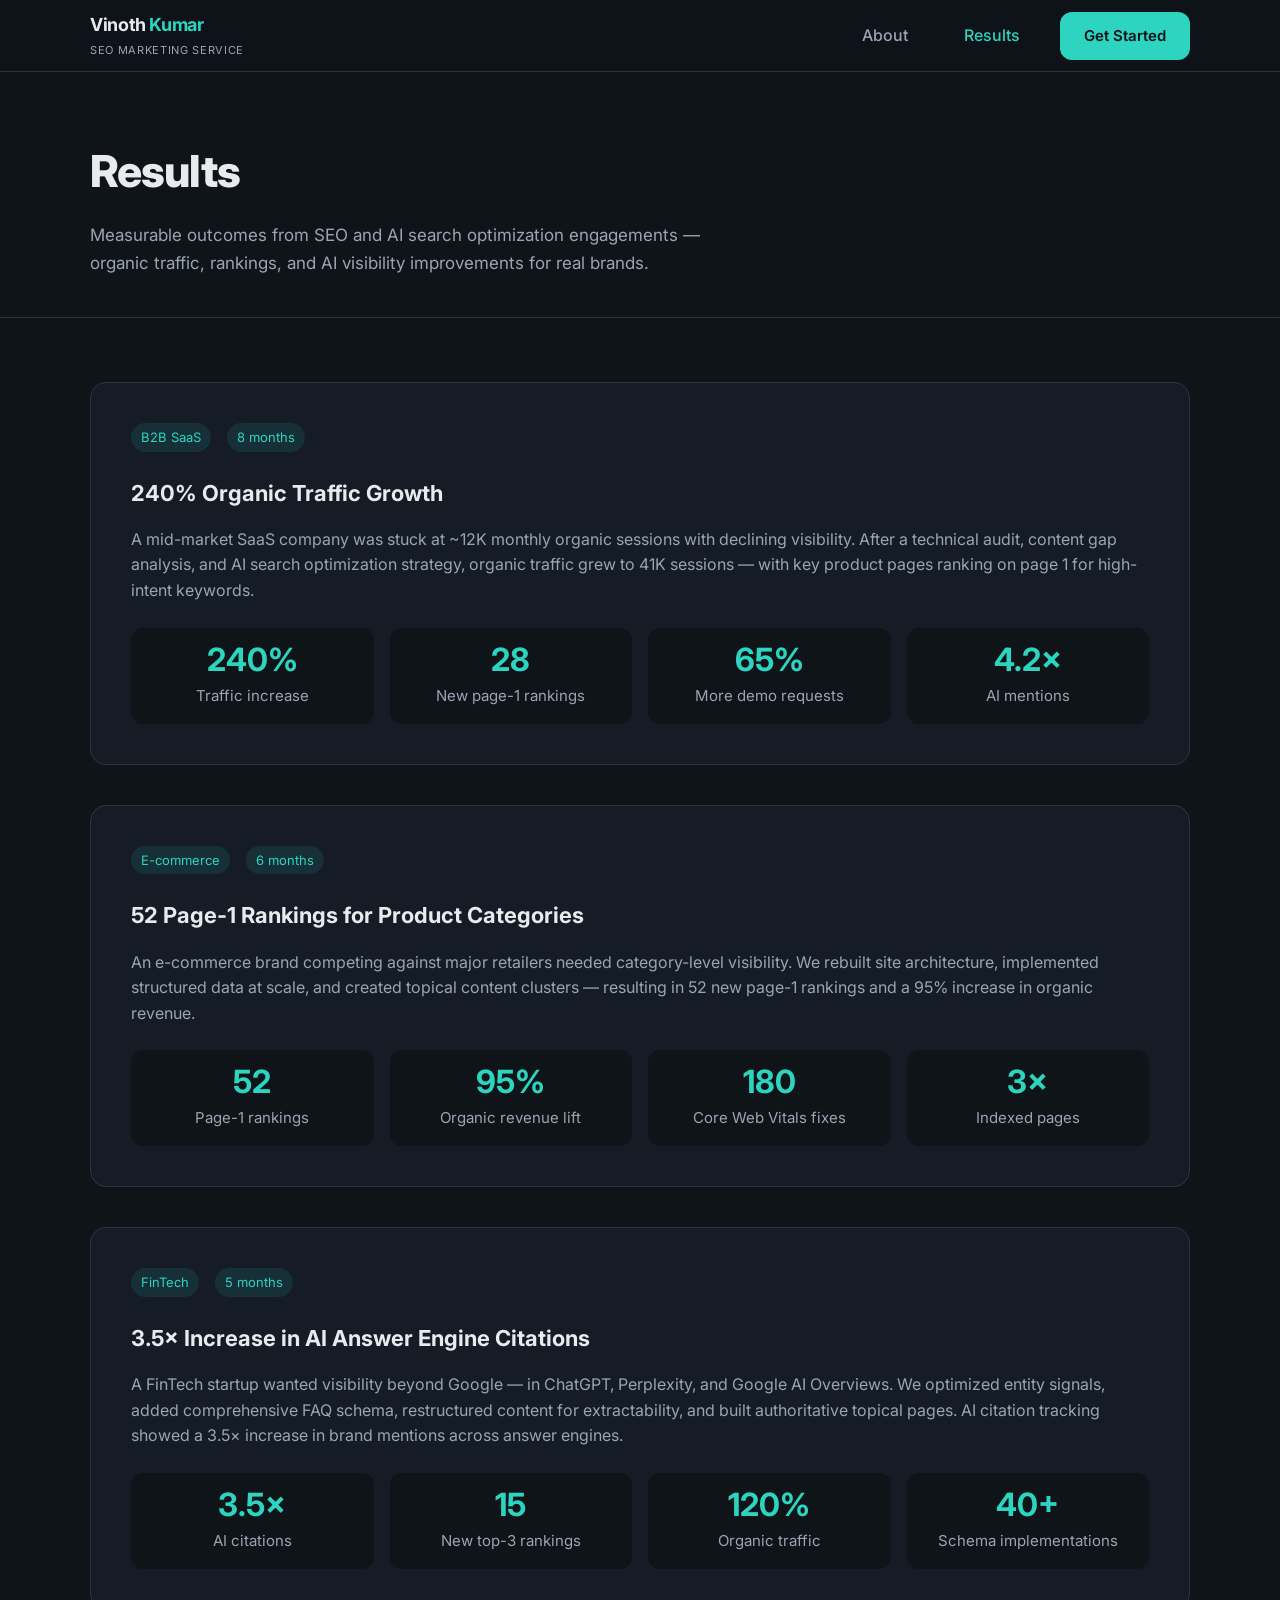
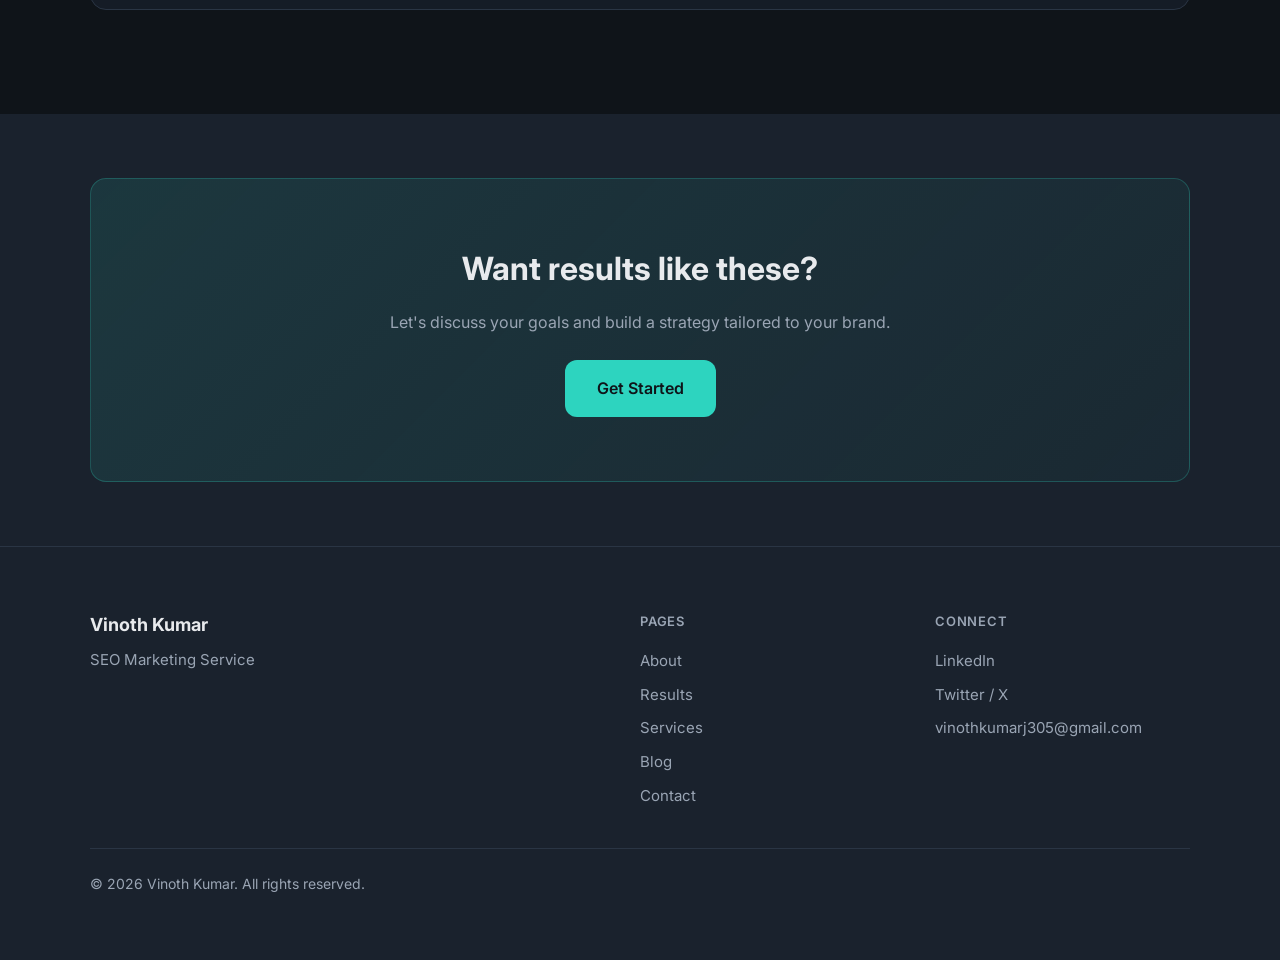
<file: results.html>
<!DOCTYPE html>
<html lang="en">
<head>
  <meta charset="UTF-8">
  <meta name="viewport" content="width=device-width, initial-scale=1.0">
  <title>Client Results | Vinoth Kumar — SEO Marketing Service</title>
  <meta name="description" content="See measurable SEO and AI search results from Vinoth Kumar's clients — organic traffic growth, page-1 rankings, and AI citation improvements.">
  <link rel="canonical" href="https://search-rank-alpha.vercel.app/results.html">
  <meta property="og:type" content="website">
  <meta property="og:title" content="Client Results | Vinoth Kumar">
  <meta property="og:description" content="Real outcomes: 180% traffic lift, 3.2× AI citation growth, and 50+ page-1 rankings delivered for SaaS and B2B brands.">
  <meta property="og:url" content="https://search-rank-alpha.vercel.app/results.html">
  <meta property="og:image" content="https://search-rank-alpha.vercel.app/og-share.svg">
  <meta name="twitter:card" content="summary_large_image">
  <link rel="icon" href="assets/favicon/favicon.svg" type="image/svg+xml">
  <link rel="preconnect" href="https://fonts.googleapis.com">
  <link rel="preconnect" href="https://fonts.gstatic.com" crossorigin>
  <link href="https://fonts.googleapis.com/css2?family=Inter:wght@400;500;600;700;800&display=swap" rel="stylesheet">
  <link rel="stylesheet" href="reset.css">
  <link rel="stylesheet" href="variables.css">
  <link rel="stylesheet" href="layout.css">
  <link rel="stylesheet" href="components.css">
  <link rel="stylesheet" href="pages.css">
  <!-- Google tag (gtag.js) -->
<script async src="https://www.googletagmanager.com/gtag/js?id=G-STHYHL5LMD"></script>
<script>
  window.dataLayer = window.dataLayer || [];
  function gtag(){dataLayer.push(arguments);}
  gtag('js', new Date());

  gtag('config', 'G-STHYHL5LMD');
</script>
  <script type="application/ld+json">
  {
    "@context": "https://schema.org",
    "@type": "ItemList",
    "name": "SEO and AI Search Client Results",
    "description": "Case studies and measurable outcomes from Vinoth Kumar's SEO and AI search optimization work.",
    "itemListElement": [
      {
        "@type": "ListItem",
        "position": 1,
        "item": {
          "@type": "Article",
          "headline": "B2B SaaS: 240% Organic Traffic Growth in 8 Months",
          "author": { "@type": "Person", "name": "Vinoth Kumar" }
        }
      },
      {
        "@type": "ListItem",
        "position": 2,
        "item": {
          "@type": "Article",
          "headline": "E-commerce Brand: 52 Page-1 Rankings in 6 Months",
          "author": { "@type": "Person", "name": "Vinoth Kumar" }
        }
      },
      {
        "@type": "ListItem",
        "position": 3,
        "item": {
          "@type": "Article",
          "headline": "FinTech Startup: 3.5× AI Citation Increase",
          "author": { "@type": "Person", "name": "Vinoth Kumar" }
        }
      }
    ]
  }
  </script>
</head>
<body>
  <header class="site-header">
    <div class="container">
      <a href="index.html" class="logo" aria-label="Vinoth Kumar — Home">
        <span class="logo__name"><span class="logo__name-first">Vinoth</span> <span class="logo__name-last">Kumar</span></span>
        <span class="logo__tagline">SEO Marketing Service</span>
      </a>
      <nav class="nav" aria-label="Main navigation">
        <ul class="nav__list">
          <li><a href="about.html" class="nav__link">About</a></li>
          <li><a href="results.html" class="nav__link">Results</a></li>
          <li><a href="contact.html" class="btn btn--primary nav__cta">Get Started</a></li>
        </ul>
      </nav>
      <button class="nav__toggle" aria-label="Open menu" aria-expanded="false">
        <span class="nav__toggle-icon"></span>
      </button>
    </div>
  </header>

  <main>
    <header class="page-header">
      <div class="container">
        <h1 class="page-header__title">Results</h1>
        <p class="page-header__text">
          Measurable outcomes from SEO and AI search optimization engagements — organic traffic, rankings, and AI visibility improvements for real brands.
        </p>
      </div>
    </header>

    <section class="section">
      <div class="container">
        <article class="case-study">
          <div class="case-study__meta">
            <span class="case-study__tag">B2B SaaS</span>
            <span class="case-study__tag">8 months</span>
          </div>
          <h2 class="case-study__title">240% Organic Traffic Growth</h2>
          <p class="case-study__summary">
            A mid-market SaaS company was stuck at ~12K monthly organic sessions with declining visibility. After a technical audit, content gap analysis, and AI search optimization strategy, organic traffic grew to 41K sessions — with key product pages ranking on page 1 for high-intent keywords.
          </p>
          <div class="case-study__metrics">
            <div class="case-study__metric">
              <div class="card__metric">240%</div>
              <div class="card__text">Traffic increase</div>
            </div>
            <div class="case-study__metric">
              <div class="card__metric">28</div>
              <div class="card__text">New page-1 rankings</div>
            </div>
            <div class="case-study__metric">
              <div class="card__metric">65%</div>
              <div class="card__text">More demo requests</div>
            </div>
            <div class="case-study__metric">
              <div class="card__metric">4.2×</div>
              <div class="card__text">AI mentions</div>
            </div>
          </div>
        </article>

        <article class="case-study">
          <div class="case-study__meta">
            <span class="case-study__tag">E-commerce</span>
            <span class="case-study__tag">6 months</span>
          </div>
          <h2 class="case-study__title">52 Page-1 Rankings for Product Categories</h2>
          <p class="case-study__summary">
            An e-commerce brand competing against major retailers needed category-level visibility. We rebuilt site architecture, implemented structured data at scale, and created topical content clusters — resulting in 52 new page-1 rankings and a 95% increase in organic revenue.
          </p>
          <div class="case-study__metrics">
            <div class="case-study__metric">
              <div class="card__metric">52</div>
              <div class="card__text">Page-1 rankings</div>
            </div>
            <div class="case-study__metric">
              <div class="card__metric">95%</div>
              <div class="card__text">Organic revenue lift</div>
            </div>
            <div class="case-study__metric">
              <div class="card__metric">180</div>
              <div class="card__text">Core Web Vitals fixes</div>
            </div>
            <div class="case-study__metric">
              <div class="card__metric">3×</div>
              <div class="card__text">Indexed pages</div>
            </div>
          </div>
        </article>

        <article class="case-study">
          <div class="case-study__meta">
            <span class="case-study__tag">FinTech</span>
            <span class="case-study__tag">5 months</span>
          </div>
          <h2 class="case-study__title">3.5× Increase in AI Answer Engine Citations</h2>
          <p class="case-study__summary">
            A FinTech startup wanted visibility beyond Google — in ChatGPT, Perplexity, and Google AI Overviews. We optimized entity signals, added comprehensive FAQ schema, restructured content for extractability, and built authoritative topical pages. AI citation tracking showed a 3.5× increase in brand mentions across answer engines.
          </p>
          <div class="case-study__metrics">
            <div class="case-study__metric">
              <div class="card__metric">3.5×</div>
              <div class="card__text">AI citations</div>
            </div>
            <div class="case-study__metric">
              <div class="card__metric">15</div>
              <div class="card__text">New top-3 rankings</div>
            </div>
            <div class="case-study__metric">
              <div class="card__metric">120%</div>
              <div class="card__text">Organic traffic</div>
            </div>
            <div class="case-study__metric">
              <div class="card__metric">40+</div>
              <div class="card__text">Schema implementations</div>
            </div>
          </div>
        </article>
      </div>
    </section>

    <section class="section section--alt">
      <div class="container">
        <div class="cta-band">
          <h2 class="cta-band__title">Want results like these?</h2>
          <p class="cta-band__text">Let's discuss your goals and build a strategy tailored to your brand.</p>
          <a href="contact.html" class="btn btn--primary btn--lg">Get Started</a>
        </div>
      </div>
    </section>
  </main>

  <footer class="site-footer">
    <div class="container">
      <div class="footer-grid">
        <div class="footer-brand">
          <p class="footer-brand__name">Vinoth Kumar</p>
          <p class="footer-brand__tagline">SEO Marketing Service</p>
        </div>
        <nav class="footer-nav" aria-label="Footer navigation">
          <p class="footer-nav__title">Pages</p>
          <ul class="footer-nav__list">
            <li><a href="about.html" class="footer-nav__link">About</a></li>
            <li><a href="results.html" class="footer-nav__link">Results</a></li>
            <li><a href="services.html" class="footer-nav__link">Services</a></li>
            <li><a href="blog.html" class="footer-nav__link">Blog</a></li>
            <li><a href="contact.html" class="footer-nav__link">Contact</a></li>
          </ul>
        </nav>
        <nav class="footer-nav" aria-label="Connect">
          <p class="footer-nav__title">Connect</p>
          <ul class="footer-nav__list">
            <li><a href="https://www.linkedin.com/in/vinothkumar-j-408b6a40a/" class="footer-nav__link" rel="noopener noreferrer" target="_blank">LinkedIn</a></li>
            <li><a href="https://x.com/vinothkumarseo/" class="footer-nav__link" rel="noopener noreferrer" target="_blank">Twitter / X</a></li>
            <li><a href="mailto:vinothkumarj305@gmail.com" class="footer-nav__link">vinothkumarj305@gmail.com</a></li>
          </ul>
        </nav>
      </div>
      <div class="footer-bottom">
        <p>&copy; 2026 Vinoth Kumar. All rights reserved.</p>
      </div>
    </div>
  </footer>

  <script src="main.js"></script>
</body>
</html>
</file>
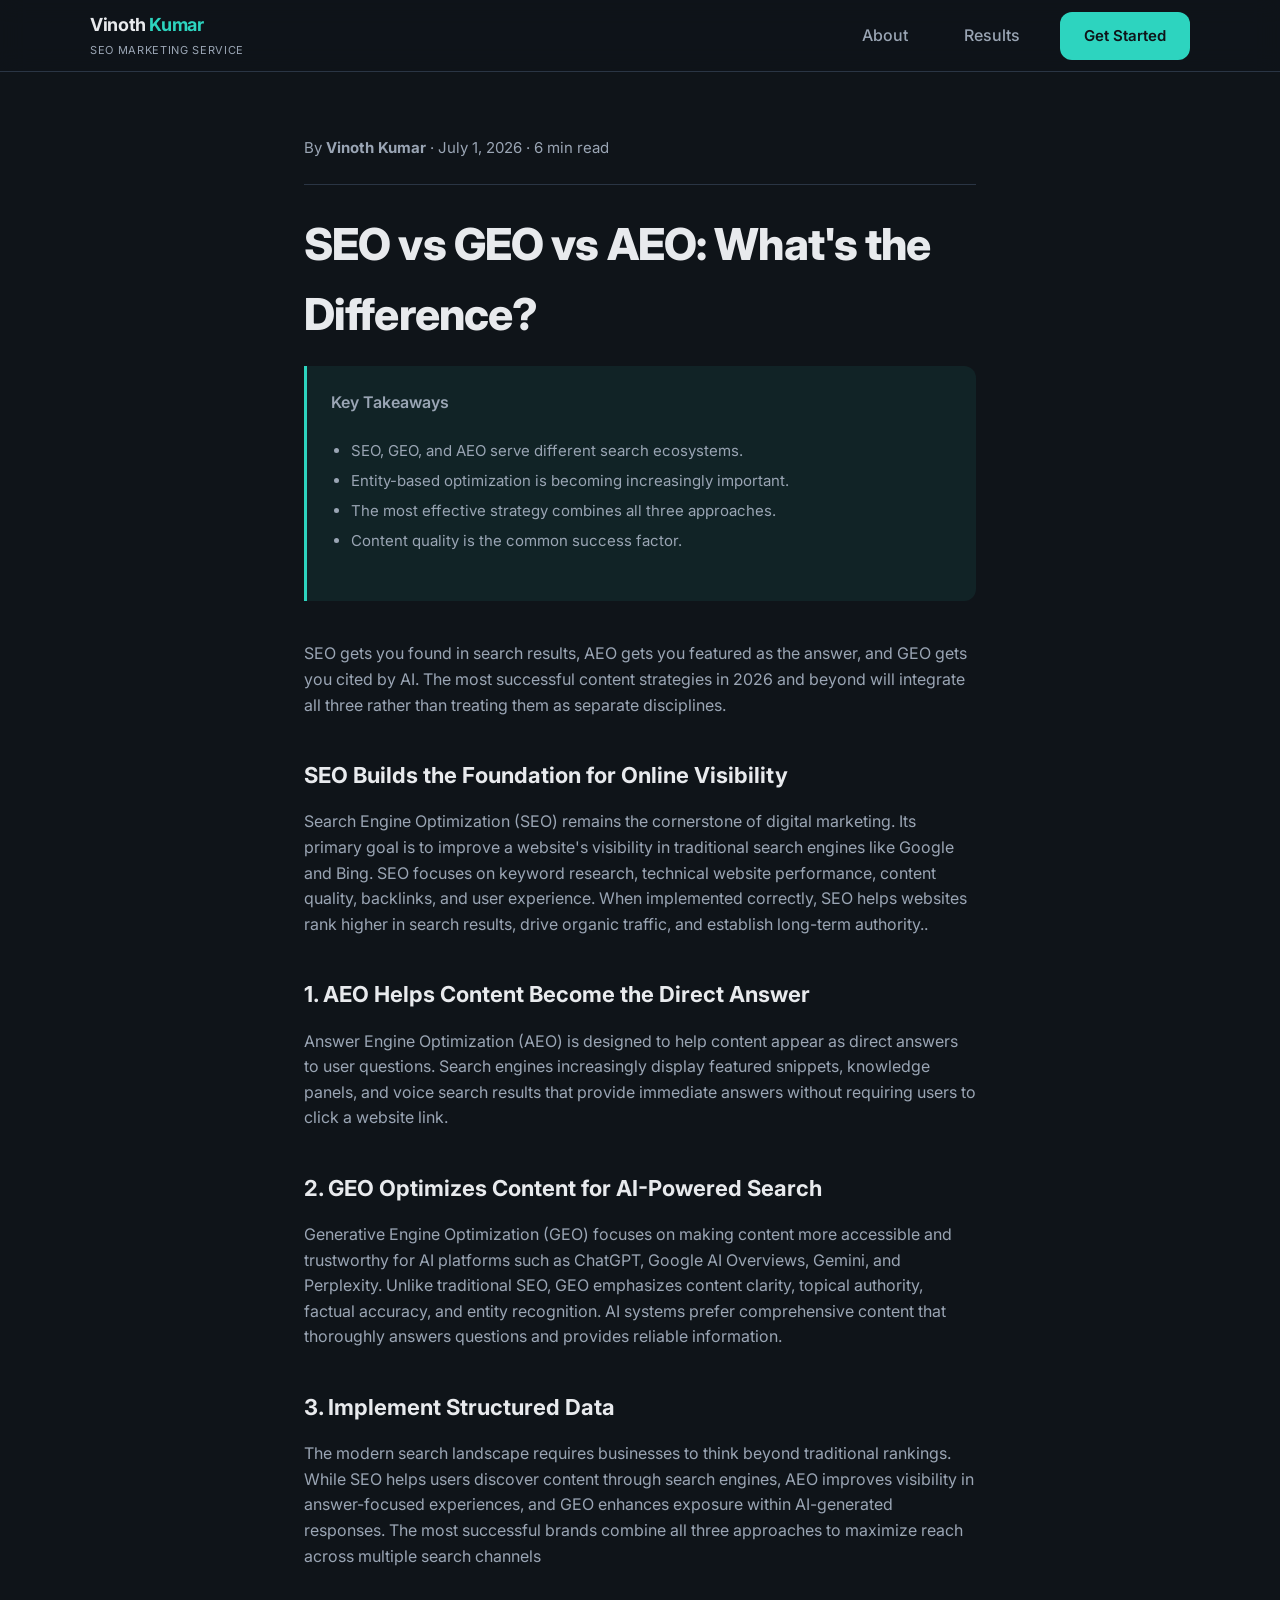
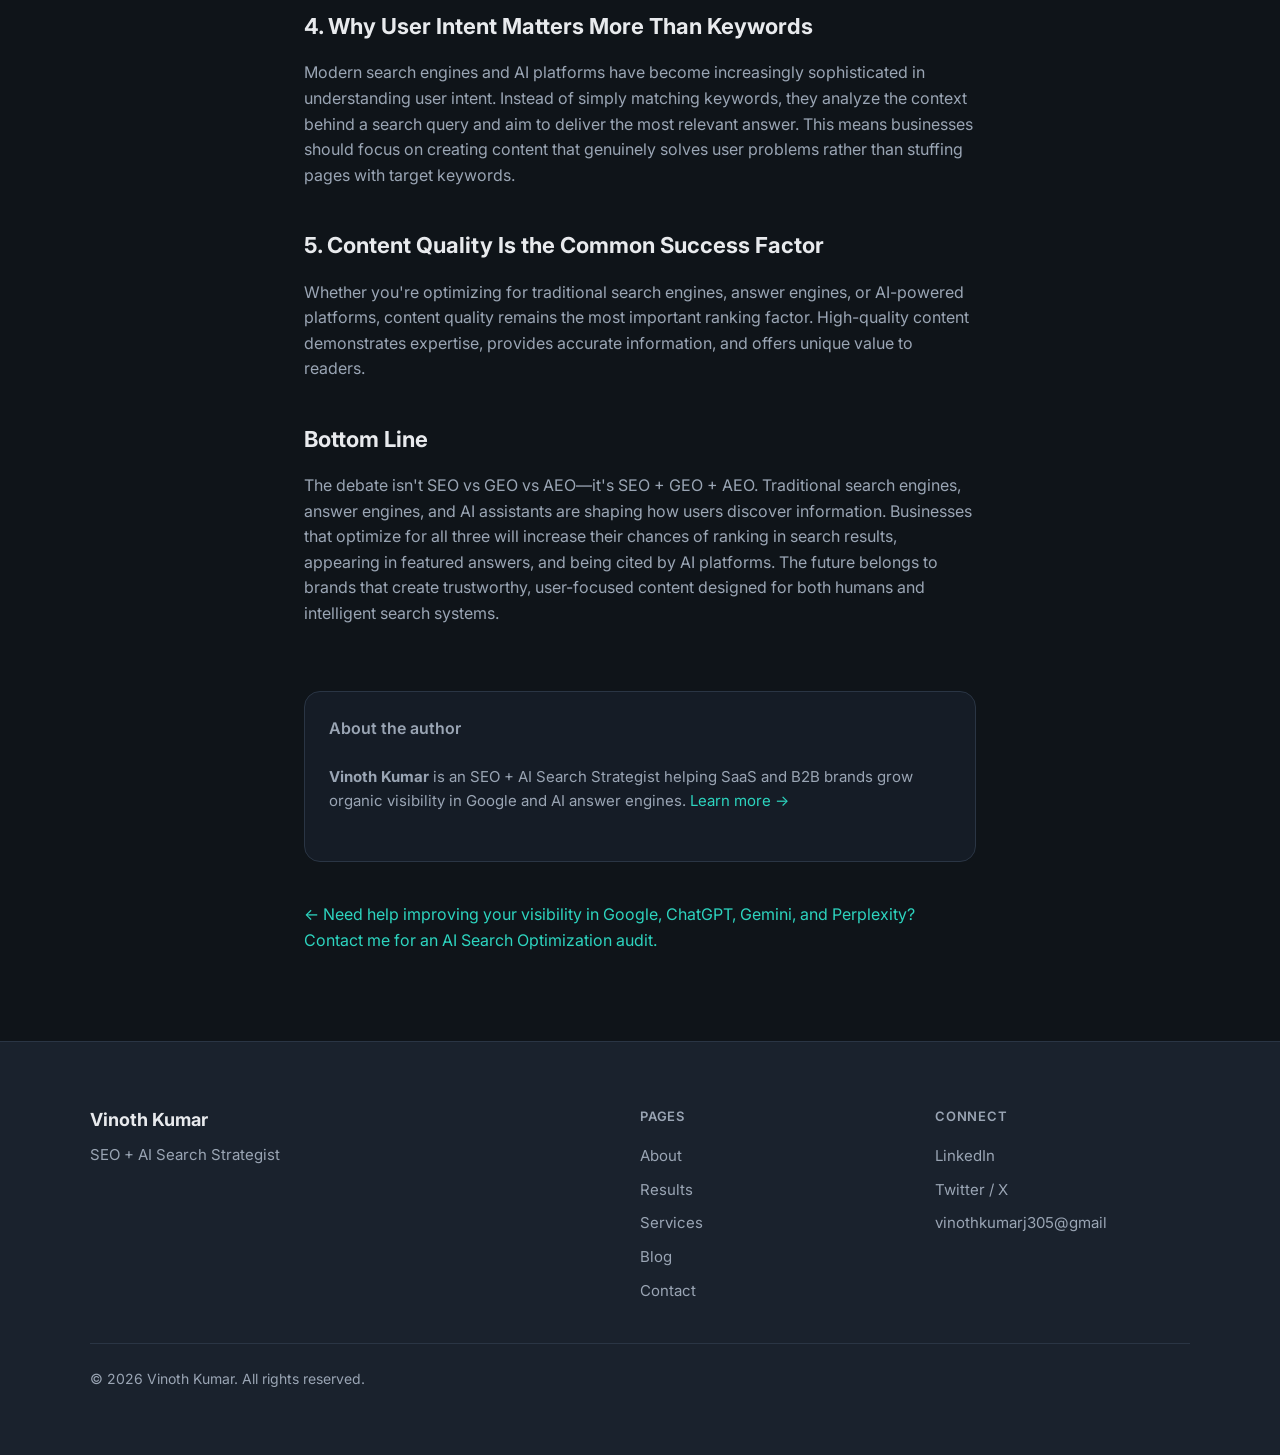
<file: Second-post.html>
<!DOCTYPE html>
<html lang="en">
<head>
  <meta charset="UTF-8">
  <meta name="viewport" content="width=device-width, initial-scale=1.0">
  <title>How to Optimize Your Brand for AI Answer Engines in 2026 | Vinoth Kumar</title>
  <meta name="description" content="A practical framework for AI search optimization — entity signals, structured data, and content architecture to get cited in ChatGPT, Perplexity, and Google AI Overviews.">
  <link rel="canonical" href="https://search-rank-alpha.vercel.app/second-post.html">
  <meta property="og:type" content="article">
  <meta property="og:title" content="How to Optimize Your Brand for AI Answer Engines in 2026">
  <meta property="og:description" content="A practical framework for getting your brand cited in AI answer engines.">
  <meta property="og:url" content="https://search-rank-alpha.vercel.app/second-post.html">
  <meta property="og:image" content="https://search-rank-alpha.vercel.app/og-share.svg">
  <meta name="twitter:card" content="summary_large_image">
  <link rel="icon" href="favicon.svg" type="image/svg+xml">
  <link rel="preconnect" href="https://fonts.googleapis.com">
  <link rel="preconnect" href="https://fonts.gstatic.com" crossorigin>
  <link href="https://fonts.googleapis.com/css2?family=Inter:wght@400;500;600;700;800&display=swap" rel="stylesheet">
  <link rel="stylesheet" href="reset.css">
  <link rel="stylesheet" href="variables.css">
  <link rel="stylesheet" href="layout.css">
  <link rel="stylesheet" href="components.css">
  <link rel="stylesheet" href="pages.css">
  <script type="application/ld+json">
  {
    "@context": "https://schema.org",
    "@type": "Article",
    "headline": "How to Optimize Your Brand for AI Answer Engines in 2026",
    "description": "A practical framework for AI search optimization — entity signals, structured data, and content architecture.",
    "datePublished": "2026-07-01",
    "dateModified": "2026-07-01",
    "author": {
      "@type": "Person",
      "name": "Vinoth Kumar",
      "jobTitle": "SEO + AI Search Strategist",
      "url": "https://search-rank-alpha.vercel.app/"
    },
    "publisher": {
      "@type": "Person",
      "name": "Vinoth Kumar"
    },
    "mainEntityOfPage": {
      "@type": "WebPage",
      "@id": "https://search-rank-alpha.vercel.app/second-post.html"
    }
  }
  </script>
</head>
<body>
  <header class="site-header">
    <div class="container">
      <a href="../../index.html" class="logo" aria-label="Vinoth Kumar — Home">
        <span class="logo__name"><span class="logo__name-first">Vinoth</span> <span class="logo__name-last">Kumar</span></span>
        <span class="logo__tagline">SEO Marketing Service</span>
      </a>
      <nav class="nav" aria-label="Main navigation">
        <ul class="nav__list">
          <li><a href="../../about.html" class="nav__link">About</a></li>
          <li><a href="../../results.html" class="nav__link">Results</a></li>
          <li><a href="../../contact.html" class="btn btn--primary nav__cta">Get Started</a></li>
        </ul>
      </nav>
      <button class="nav__toggle" aria-label="Open menu" aria-expanded="false">
        <span class="nav__toggle-icon"></span>
      </button>
    </div>
  </header>

  <main>
    <article class="section">
      <div class="container article-content">
        <header>
          <p class="article-meta">
            By <strong>Vinoth Kumar</strong> · July 1, 2026 · 6 min read
          </p>
          <h1 class="page-header__title">SEO vs GEO vs AEO: What's the Difference?</h1>
        </header>

        <aside class="takeaways">
          <p class="takeaways__title">Key Takeaways</p>
          <ul>
            <li>SEO, GEO, and AEO serve different search ecosystems.</li>
            <li>Entity-based optimization is becoming increasingly important.</li>
            <li>The most effective strategy combines all three approaches.</li>
            <li>Content quality is the common success factor.</li>
          </ul>
        </aside>

        <p>
         SEO gets you found in search results, AEO gets you featured as the answer, and GEO gets you cited by AI. The most successful content strategies in 2026 and beyond will integrate all three rather than treating them as separate disciplines.
        </p>

        <h2>SEO Builds the Foundation for Online Visibility</h2>
        <p>
          Search Engine Optimization (SEO) remains the cornerstone of digital marketing. Its primary goal is to improve a website's visibility in traditional search engines like Google and Bing. SEO focuses on keyword research, technical website performance, content quality, backlinks, and user experience. When implemented correctly, SEO helps websites rank higher in search results, drive organic traffic, and establish long-term authority..
        </p>

        <h2>1. AEO Helps Content Become the Direct Answer</h2>
        <p>
         Answer Engine Optimization (AEO) is designed to help content appear as direct answers to user questions. Search engines increasingly display featured snippets, knowledge panels, and voice search results that provide immediate answers without requiring users to click a website link.
        </p>

        <h2>2. GEO Optimizes Content for AI-Powered Search</h2>
        <p>
            Generative Engine Optimization (GEO) focuses on making content more accessible and trustworthy for AI platforms such as ChatGPT, Google AI Overviews, Gemini, and Perplexity. Unlike traditional SEO, GEO emphasizes content clarity, topical authority, factual accuracy, and entity recognition. AI systems prefer comprehensive content that thoroughly answers questions and provides reliable information.
        </p>

        <h2>3. Implement Structured Data</h2>
        <p>
          The modern search landscape requires businesses to think beyond traditional rankings. While SEO helps users discover content through search engines, AEO improves visibility in answer-focused experiences, and GEO enhances exposure within AI-generated responses. The most successful brands combine all three approaches to maximize reach across multiple search channels    
        </p>

        <h2>4. Why User Intent Matters More Than Keywords</h2>
        <p>
        Modern search engines and AI platforms have become increasingly sophisticated in understanding user intent. Instead of simply matching keywords, they analyze the context behind a search query and aim to deliver the most relevant answer. This means businesses should focus on creating content that genuinely solves user problems rather than stuffing pages with target keywords.    
       </p>

        <h2>5. Content Quality Is the Common Success Factor</h2>
        <p>
            Whether you're optimizing for traditional search engines, answer engines, or AI-powered platforms, content quality remains the most important ranking factor. High-quality content demonstrates expertise, provides accurate information, and offers unique value to readers.
        </p>

        <h2>Bottom Line</h2>
        <p>
         The debate isn't SEO vs GEO vs AEO—it's SEO + GEO + AEO. Traditional search engines, answer engines, and AI assistants are shaping how users discover information. Businesses that optimize for all three will increase their chances of ranking in search results, appearing in featured answers, and being cited by AI platforms. The future belongs to brands that create trustworthy, user-focused content designed for both humans and intelligent search systems.
        </p>

        <aside class="author-bio">
          <p class="author-bio__name">About the author</p>
          <p class="author-bio__text">
            <strong>Vinoth Kumar</strong> is an SEO + AI Search Strategist helping SaaS and B2B brands grow organic visibility in Google and AI answer engines. <a href="../../about.html" style="color: var(--color-accent);">Learn more →</a>
          </p>
        </aside>

        <p style="margin-top: var(--space-lg);">
          <a href="contact.html" style="color: var(--color-accent);">← Need help improving your visibility in Google, ChatGPT, Gemini, and Perplexity? Contact me for an AI Search Optimization audit.</a>
        </p>
      </div>
    </article>
  </main>

  <footer class="site-footer">
    <div class="container">
      <div class="footer-grid">
        <div class="footer-brand">
          <p class="footer-brand__name">Vinoth Kumar</p>
          <p class="footer-brand__tagline">SEO + AI Search Strategist</p>
        </div>
        <nav class="footer-nav" aria-label="Footer navigation">
          <p class="footer-nav__title">Pages</p>
          <ul class="footer-nav__list">
            <li><a href="../../about.html" class="footer-nav__link">About</a></li>
            <li><a href="../../results.html" class="footer-nav__link">Results</a></li>
            <li><a href="../../services.html" class="footer-nav__link">Services</a></li>
            <li><a href="../index.html" class="footer-nav__link">Blog</a></li>
            <li><a href="../../contact.html" class="footer-nav__link">Contact</a></li>
          </ul>
        </nav>
        <nav class="footer-nav" aria-label="Connect">
          <p class="footer-nav__title">Connect</p>
          <ul class="footer-nav__list">
            <li><a href="https://www.linkedin.com/in/vinothkumar-j-408b6a40a/" class="footer-nav__link" rel="noopener noreferrer" target="_blank">LinkedIn</a></li>
            <li><a href="https://x.com/vinothkumarseo/" class="footer-nav__link" rel="noopener noreferrer" target="_blank">Twitter / X</a></li>
            <li><a href="mailto:vinothkumarj305@gmail.com" class="footer-nav__link">vinothkumarj305@gmail</a></li>
          </ul>
        </nav>
      </div>
      <div class="footer-bottom">
        <p>&copy; 2026 Vinoth Kumar. All rights reserved.</p>
      </div>
    </div>
  </footer>

  <script src="main.js"></script>
</body>
</html>
</file>
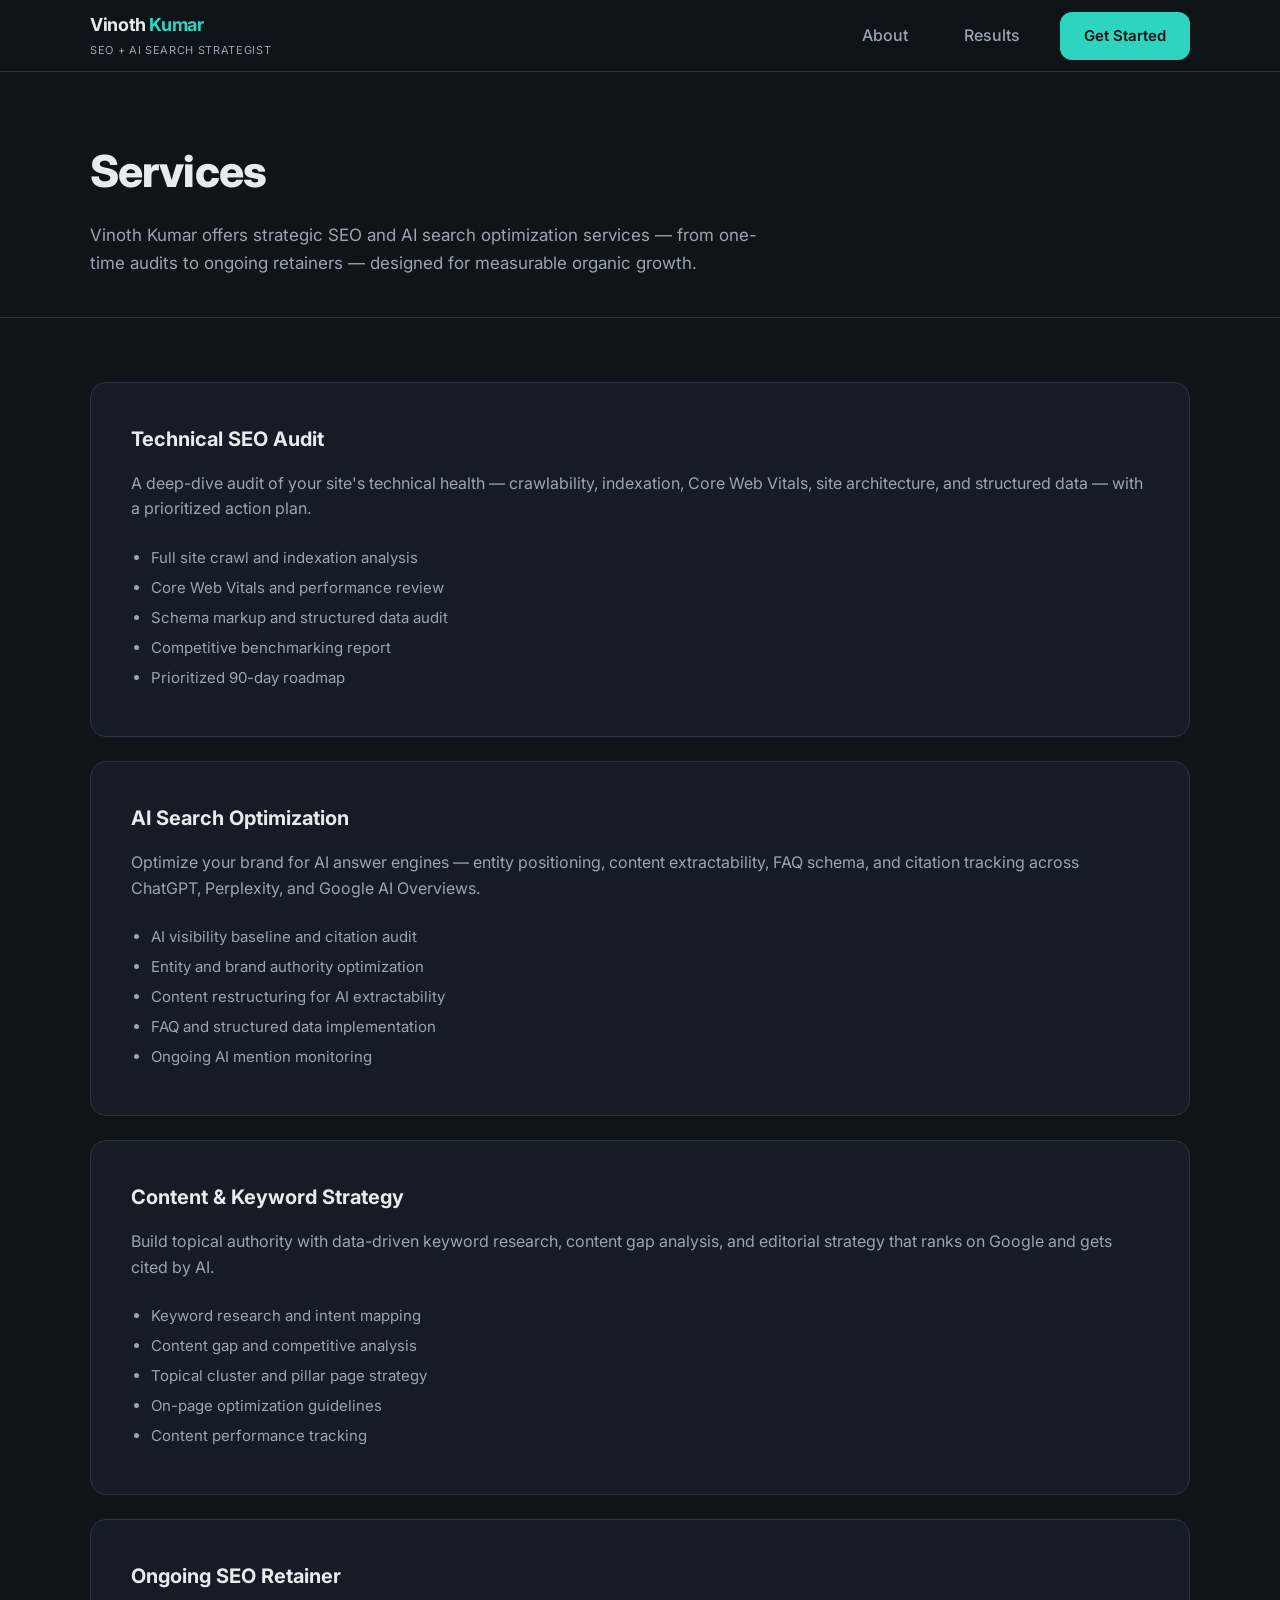
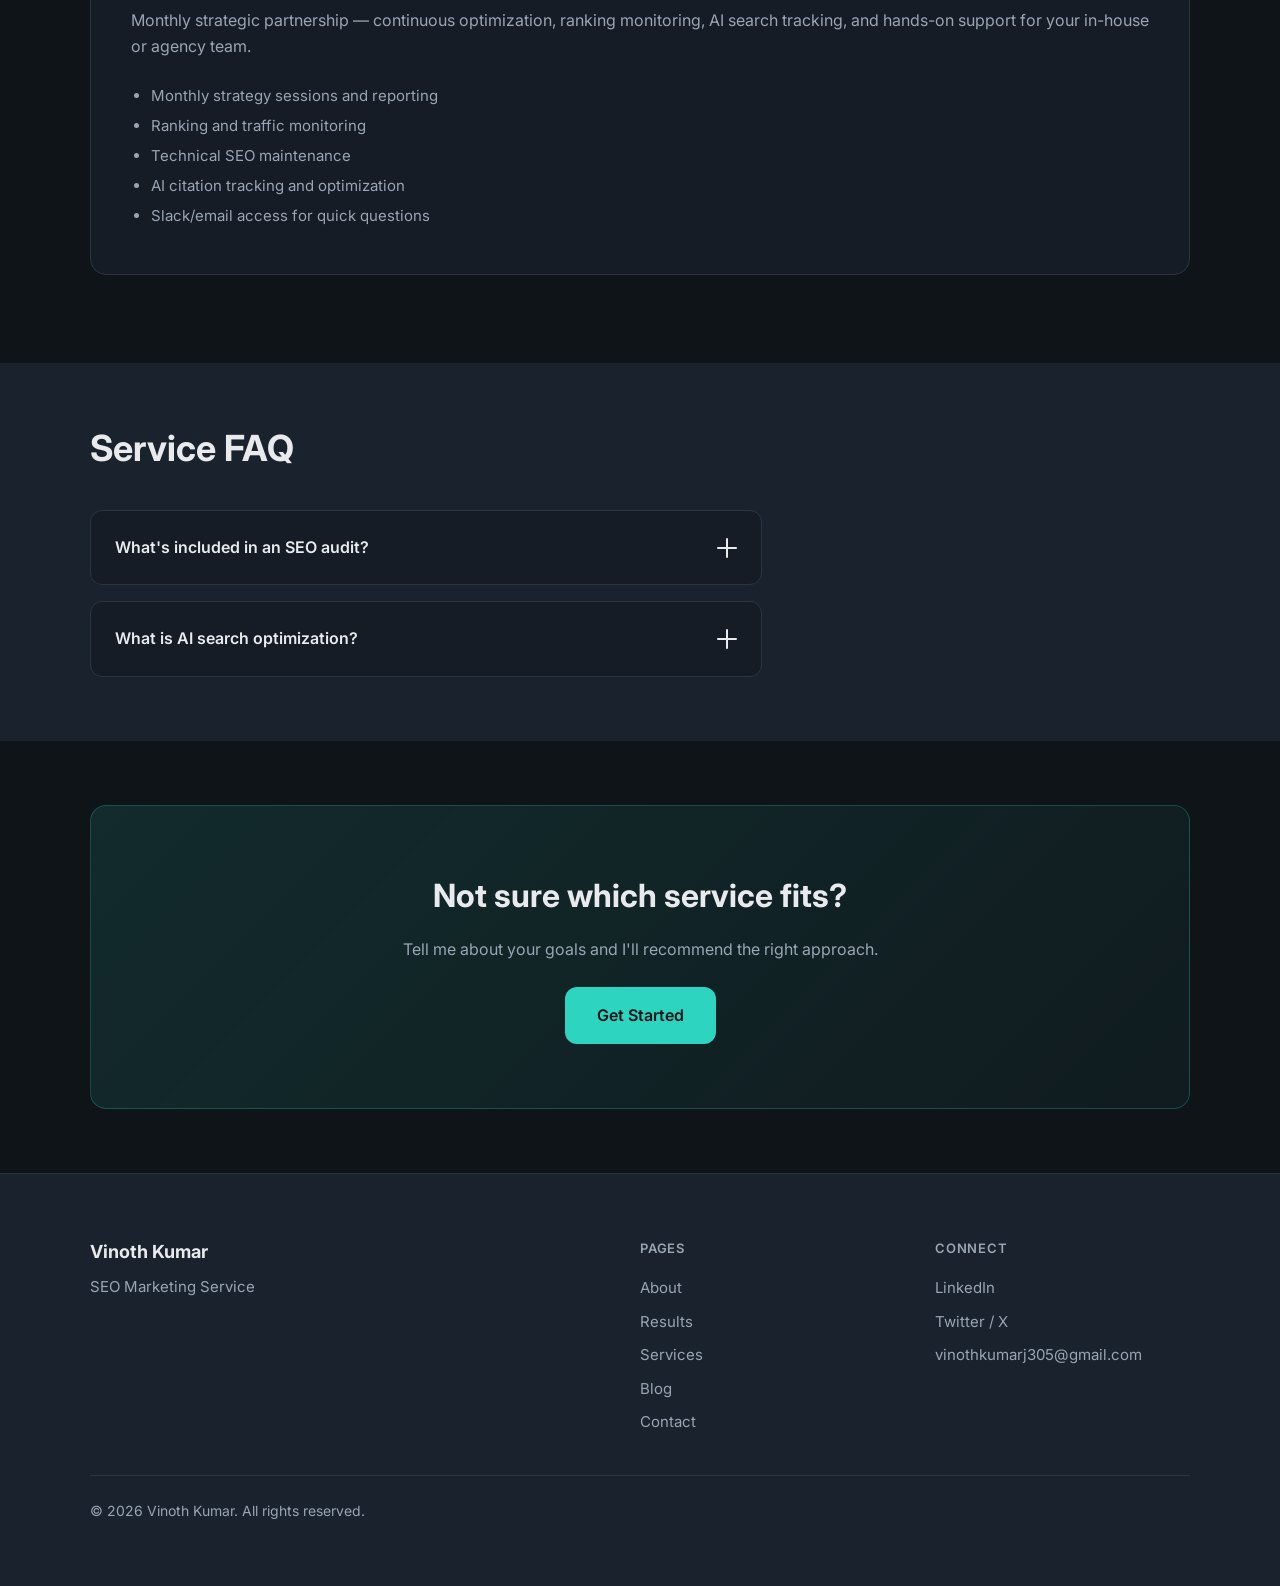
<file: services.html>
<!DOCTYPE html>
<html lang="en">
<head>
  <meta charset="UTF-8">
  <meta name="viewport" content="width=device-width, initial-scale=1.0">
  <title>SEO &amp; AI Search Services | Vinoth Kumar</title>
  <meta name="description" content="SEO audits, AI search optimization, technical SEO, and content strategy services by Vinoth Kumar — built for measurable organic growth.">
  <link rel="canonical" href="https://search-rank-alpha.vercel.app/services.html">
  <meta property="og:type" content="website">
  <meta property="og:title" content="SEO &amp; AI Search Services | Vinoth Kumar">
  <meta property="og:description" content="Technical SEO audits, AI search strategy, content optimization, and ongoing SEO retainers for growth-focused brands.">
  <meta property="og:url" content="https://search-rank-alpha.vercel.app/services.html">
  <meta property="og:image" content="https://search-rank-alpha.vercel.app/og-share.svg">
  <meta name="twitter:card" content="summary_large_image">
  <link rel="icon" href="favicon.svg" type="image/svg+xml">
  <link rel="preconnect" href="https://fonts.googleapis.com">
  <link rel="preconnect" href="https://fonts.gstatic.com" crossorigin>
  <link href="https://fonts.googleapis.com/css2?family=Inter:wght@400;500;600;700;800&display=swap" rel="stylesheet">
  <link rel="stylesheet" href="reset.css">
  <link rel="stylesheet" href="variables.css">
  <link rel="stylesheet" href="layout.css">
  <link rel="stylesheet" href="components.css">
  <link rel="stylesheet" href="pages.css">
   <script type="application/ld+json">
  {
    "@context": "https://schema.org",
    "@type": "FAQPage",
    "mainEntity": [
      {
        "@type": "Question",
        "name": "What's included in an SEO audit?",
        "acceptedAnswer": {
          "@type": "Answer",
          "text": "A comprehensive SEO audit includes technical crawl analysis, Core Web Vitals review, indexation audit, content gap analysis, competitive benchmarking, and a prioritized roadmap with quick wins and long-term strategy."
        }
      },
      {
        "@type": "Question",
        "name": "What is AI search optimization?",
        "acceptedAnswer": {
          "@type": "Answer",
          "text": "AI search optimization structures your content, entities, and schema markup so AI answer engines like ChatGPT, Perplexity, and Google AI Overviews cite and recommend your brand in generated responses."
        }
      }
    ]
  }
  </script>
</head>
<body>
  <header class="site-header">
    <div class="container">
      <a href="index.html" class="logo" aria-label="Vinoth Kumar — Home">
        <span class="logo__name"><span class="logo__name-first">Vinoth</span> <span class="logo__name-last">Kumar</span></span>
        <span class="logo__tagline">SEO + AI Search Strategist</span>
      </a>
      <nav class="nav" aria-label="Main navigation">
        <ul class="nav__list">
          <li><a href="about.html" class="nav__link">About</a></li>
          <li><a href="results.html" class="nav__link">Results</a></li>
          <li><a href="contact.html" class="btn btn--primary nav__cta">Get Started</a></li>
        </ul>
      </nav>
      <button class="nav__toggle" aria-label="Open menu" aria-expanded="false">
        <span class="nav__toggle-icon"></span>
      </button>
    </div>
  </header>

  <main>
    <header class="page-header">
      <div class="container">
        <h1 class="page-header__title">Services</h1>
        <p class="page-header__text">
          Vinoth Kumar offers strategic SEO and AI search optimization services — from one-time audits to ongoing retainers — designed for measurable organic growth.
        </p>
      </div>
    </header>

    <section class="section">
      <div class="container">
        <article class="service-block">
          <h2 class="service-block__title">Technical SEO Audit</h2>
          <p class="service-block__text">
            A deep-dive audit of your site's technical health — crawlability, indexation, Core Web Vitals, site architecture, and structured data — with a prioritized action plan.
          </p>
          <ul class="service-block__list">
            <li>Full site crawl and indexation analysis</li>
            <li>Core Web Vitals and performance review</li>
            <li>Schema markup and structured data audit</li>
            <li>Competitive benchmarking report</li>
            <li>Prioritized 90-day roadmap</li>
          </ul>
        </article>

        <article class="service-block">
          <h2 class="service-block__title">AI Search Optimization</h2>
          <p class="service-block__text">
            Optimize your brand for AI answer engines — entity positioning, content extractability, FAQ schema, and citation tracking across ChatGPT, Perplexity, and Google AI Overviews.
          </p>
          <ul class="service-block__list">
            <li>AI visibility baseline and citation audit</li>
            <li>Entity and brand authority optimization</li>
            <li>Content restructuring for AI extractability</li>
            <li>FAQ and structured data implementation</li>
            <li>Ongoing AI mention monitoring</li>
          </ul>
        </article>

        <article class="service-block">
          <h2 class="service-block__title">Content &amp; Keyword Strategy</h2>
          <p class="service-block__text">
            Build topical authority with data-driven keyword research, content gap analysis, and editorial strategy that ranks on Google and gets cited by AI.
          </p>
          <ul class="service-block__list">
            <li>Keyword research and intent mapping</li>
            <li>Content gap and competitive analysis</li>
            <li>Topical cluster and pillar page strategy</li>
            <li>On-page optimization guidelines</li>
            <li>Content performance tracking</li>
          </ul>
        </article>

        <article class="service-block">
          <h2 class="service-block__title">Ongoing SEO Retainer</h2>
          <p class="service-block__text">
            Monthly strategic partnership — continuous optimization, ranking monitoring, AI search tracking, and hands-on support for your in-house or agency team.
          </p>
          <ul class="service-block__list">
            <li>Monthly strategy sessions and reporting</li>
            <li>Ranking and traffic monitoring</li>
            <li>Technical SEO maintenance</li>
            <li>AI citation tracking and optimization</li>
            <li>Slack/email access for quick questions</li>
          </ul>
        </article>
      </div>
    </section>

    <section class="section section--alt">
      <div class="container">
        <div class="section__header">
          <h2 class="section__title">Service FAQ</h2>
        </div>
        <div class="faq-list">
          <div class="faq-item">
            <button class="faq-item__question" aria-expanded="false">
              What's included in an SEO audit?
              <span class="faq-item__icon" aria-hidden="true"></span>
            </button>
            <div class="faq-item__answer">
              A comprehensive SEO audit includes technical crawl analysis, Core Web Vitals review, indexation audit, content gap analysis, competitive benchmarking, and a prioritized roadmap with quick wins and long-term strategy.
            </div>
          </div>
          <div class="faq-item">
            <button class="faq-item__question" aria-expanded="false">
              What is AI search optimization?
              <span class="faq-item__icon" aria-hidden="true"></span>
            </button>
            <div class="faq-item__answer">
              AI search optimization structures your content, entities, and schema markup so AI answer engines like ChatGPT, Perplexity, and Google AI Overviews cite and recommend your brand in generated responses.
            </div>
          </div>
        </div>
      </div>
    </section>

    <section class="section">
      <div class="container">
        <div class="cta-band">
          <h2 class="cta-band__title">Not sure which service fits?</h2>
          <p class="cta-band__text">Tell me about your goals and I'll recommend the right approach.</p>
          <a href="contact.html" class="btn btn--primary btn--lg">Get Started</a>
        </div>
      </div>
    </section>
  </main>

  <footer class="site-footer">
    <div class="container">
      <div class="footer-grid">
        <div class="footer-brand">
          <p class="footer-brand__name">Vinoth Kumar</p>
          <p class="footer-brand__tagline">SEO Marketing Service</p>
        </div>
        <nav class="footer-nav" aria-label="Footer navigation">
          <p class="footer-nav__title">Pages</p>
          <ul class="footer-nav__list">
            <li><a href="about.html" class="footer-nav__link">About</a></li>
            <li><a href="results.html" class="footer-nav__link">Results</a></li>
            <li><a href="services.html" class="footer-nav__link">Services</a></li>
            <li><a href="blog.html" class="footer-nav__link">Blog</a></li>
            <li><a href="contact.html" class="footer-nav__link">Contact</a></li>
          </ul>
        </nav>
        <nav class="footer-nav" aria-label="Connect">
          <p class="footer-nav__title">Connect</p>
          <ul class="footer-nav__list">
            <li><a href=https://www.linkedin.com/in/vinothkumar-j-408b6a40a/" class="footer-nav__link" rel="noopener noreferrer" target="_blank">LinkedIn</a></li>
            <li><a href="https://x.com/vinothkumarseo/" class="footer-nav__link" rel="noopener noreferrer" target="_blank">Twitter / X</a></li>
            <li><a href="mailto:vinothkumarj305@gmail" class="footer-nav__link">vinothkumarj305@gmail.com</a></li>
          </ul>
        </nav>
      </div>
      <div class="footer-bottom">
        <p>&copy; 2026 Vinoth Kumar. All rights reserved.</p>
      </div>
    </div>
  </footer>

  <script src="main.js"></script>
</body>
</html>
</file>
<file: variables.css>
:root {
  --color-bg: #0f1419;
  --color-bg-elevated: #1a222d;
  --color-bg-card: #151c26;
  --color-text: #e8eaed;
  --color-text-muted: #9aa5b4;
  --color-accent: #2dd4bf;
  --color-accent-hover: #14b8a6;
  --color-border: #2a3544;
  --color-white: #ffffff;

  --font-sans: "Inter", system-ui, -apple-system, sans-serif;

  --space-xs: 0.5rem;
  --space-sm: 1rem;
  --space-md: 1.5rem;
  --space-lg: 2.5rem;
  --space-xl: 4rem;
  --space-2xl: 6rem;

  --max-width: 1100px;
  --header-height: 4.5rem;
  --radius-sm: 0.375rem;
  --radius-md: 0.75rem;
  --radius-lg: 1rem;

  --shadow-sm: 0 2px 8px rgba(0, 0, 0, 0.25);
  --shadow-md: 0 8px 24px rgba(0, 0, 0, 0.35);

  --transition: 0.2s ease;
}
</file>
<file: layout.css>
body {
  font-family: var(--font-sans);
  background-color: var(--color-bg);
  color: var(--color-text);
}

.container {
  width: min(100% - 2rem, var(--max-width));
  margin-inline: auto;
}

.section {
  padding-block: var(--space-xl);
}

.section--alt {
  background-color: var(--color-bg-elevated);
}

.section__header {
  margin-bottom: var(--space-lg);
  max-width: 42rem;
}

.section__title {
  font-size: clamp(1.75rem, 4vw, 2.25rem);
  font-weight: 700;
  line-height: 1.2;
  margin-bottom: var(--space-sm);
}

.section__subtitle {
  color: var(--color-text-muted);
  font-size: 1.0625rem;
}

/* Header */
.site-header {
  position: sticky;
  top: 0;
  z-index: 100;
  height: var(--header-height);
  background-color: rgba(15, 20, 25, 0.92);
  backdrop-filter: blur(12px);
  border-bottom: 1px solid var(--color-border);
}

.site-header .container {
  display: flex;
  align-items: center;
  justify-content: space-between;
  height: 100%;
}

.logo {
  display: flex;
  flex-direction: column;
  gap: 0.125rem;
}

.logo__name {
  font-size: 1.125rem;
  font-weight: 700;
  letter-spacing: -0.02em;
}

.logo__name-first {
  color: var(--color-text);
}

.logo__name-last {
  color: var(--color-accent);
}

.logo__tagline {
  font-size: 0.6875rem;
  color: var(--color-text-muted);
  text-transform: uppercase;
  letter-spacing: 0.06em;
}

.nav__toggle {
  display: flex;
  align-items: center;
  justify-content: center;
  width: 2.5rem;
  height: 2.5rem;
  color: var(--color-text);
}

.nav__toggle-icon,
.nav__toggle-icon::before,
.nav__toggle-icon::after {
  display: block;
  width: 1.25rem;
  height: 2px;
  background-color: currentColor;
  border-radius: 1px;
  transition: transform var(--transition), opacity var(--transition);
}

.nav__toggle-icon {
  position: relative;
}

.nav__toggle-icon::before,
.nav__toggle-icon::after {
  content: "";
  position: absolute;
  left: 0;
}

.nav__toggle-icon::before {
  top: -6px;
}

.nav__toggle-icon::after {
  top: 6px;
}

.nav__toggle[aria-expanded="true"] .nav__toggle-icon {
  background-color: transparent;
}

.nav__toggle[aria-expanded="true"] .nav__toggle-icon::before {
  top: 0;
  transform: rotate(45deg);
}

.nav__toggle[aria-expanded="true"] .nav__toggle-icon::after {
  top: 0;
  transform: rotate(-45deg);
}

.nav__list {
  display: none;
  flex-direction: column;
  gap: var(--space-sm);
  position: absolute;
  top: var(--header-height);
  left: 0;
  right: 0;
  padding: var(--space-md);
  background-color: var(--color-bg-elevated);
  border-bottom: 1px solid var(--color-border);
  box-shadow: var(--shadow-md);
}

.nav__list.is-open {
  display: flex;
}

.nav__link {
  display: block;
  padding: var(--space-xs) var(--space-sm);
  color: var(--color-text-muted);
  font-weight: 500;
  border-radius: var(--radius-sm);
  transition: color var(--transition), background-color var(--transition);
}

.nav__link:hover,
.nav__link:focus-visible {
  color: var(--color-text);
  background-color: var(--color-bg-card);
}

.nav__link[aria-current="page"] {
  color: var(--color-accent);
}

.nav__cta {
  width: 100%;
  text-align: center;
}

@media (min-width: 768px) {
  .nav__toggle {
    display: none;
  }

  .nav__list {
    display: flex;
    flex-direction: row;
    align-items: center;
    position: static;
    padding: 0;
    background: none;
    border: none;
    box-shadow: none;
    gap: var(--space-md);
  }

  .nav__cta {
    width: auto;
  }
}

/* Footer */
.site-footer {
  padding-block: var(--space-xl);
  border-top: 1px solid var(--color-border);
  background-color: var(--color-bg-elevated);
}

.footer-grid {
  display: grid;
  gap: var(--space-lg);
}

.footer-brand__name {
  font-size: 1.125rem;
  font-weight: 700;
  margin-bottom: var(--space-xs);
}

.footer-brand__tagline {
  color: var(--color-text-muted);
  font-size: 0.9375rem;
  margin-bottom: var(--space-md);
}

.footer-nav__title {
  font-size: 0.8125rem;
  font-weight: 600;
  text-transform: uppercase;
  letter-spacing: 0.06em;
  color: var(--color-text-muted);
  margin-bottom: var(--space-sm);
}

.footer-nav__list {
  display: flex;
  flex-direction: column;
  gap: var(--space-xs);
}

.footer-nav__link {
  color: var(--color-text-muted);
  font-size: 0.9375rem;
  transition: color var(--transition);
}

.footer-nav__link:hover,
.footer-nav__link:focus-visible {
  color: var(--color-accent);
}

.footer-bottom {
  margin-top: var(--space-lg);
  padding-top: var(--space-md);
  border-top: 1px solid var(--color-border);
  color: var(--color-text-muted);
  font-size: 0.875rem;
}

@media (min-width: 768px) {
  .footer-grid {
    grid-template-columns: 2fr 1fr 1fr;
  }
}
</file>
<file: components.css>
.btn {
  display: inline-flex;
  align-items: center;
  justify-content: center;
  gap: 0.5rem;
  padding: 0.75rem 1.5rem;
  font-weight: 600;
  font-size: 0.9375rem;
  border-radius: var(--radius-md);
  transition: background-color var(--transition), color var(--transition), transform var(--transition);
}

.btn:focus-visible {
  outline: 2px solid var(--color-accent);
  outline-offset: 2px;
}

.btn--primary {
  background-color: var(--color-accent);
  color: var(--color-bg);
}

.btn--primary:hover {
  background-color: var(--color-accent-hover);
}

.btn--secondary {
  background-color: transparent;
  color: var(--color-text);
  border: 1px solid var(--color-border);
}

.btn--secondary:hover {
  border-color: var(--color-accent);
  color: var(--color-accent);
}

.btn--lg {
  padding: 1rem 2rem;
  font-size: 1rem;
}

/* Cards */
.card-grid {
  display: grid;
  gap: var(--space-md);
}

.card {
  background-color: var(--color-bg-card);
  border: 1px solid var(--color-border);
  border-radius: var(--radius-lg);
  padding: var(--space-md);
  transition: border-color var(--transition), transform var(--transition);
}

.card:hover {
  border-color: rgba(45, 212, 191, 0.4);
}

.card__icon {
  font-size: 1.5rem;
  margin-bottom: var(--space-sm);
}

.card__title {
  font-size: 1.125rem;
  font-weight: 600;
  margin-bottom: var(--space-xs);
}

.card__text {
  color: var(--color-text-muted);
  font-size: 0.9375rem;
}

.card__metric {
  font-size: 2rem;
  font-weight: 700;
  color: var(--color-accent);
  line-height: 1;
  margin-bottom: var(--space-xs);
}

@media (min-width: 768px) {
  .card-grid--2 {
    grid-template-columns: repeat(2, 1fr);
  }

  .card-grid--3 {
    grid-template-columns: repeat(3, 1fr);
  }
}

/* FAQ */
.faq-list {
  display: flex;
  flex-direction: column;
  gap: var(--space-sm);
  max-width: 42rem;
}

.faq-item {
  background-color: var(--color-bg-card);
  border: 1px solid var(--color-border);
  border-radius: var(--radius-md);
  overflow: hidden;
}

.faq-item__question {
  width: 100%;
  display: flex;
  align-items: center;
  justify-content: space-between;
  gap: var(--space-sm);
  padding: var(--space-md);
  text-align: left;
  font-weight: 600;
  color: var(--color-text);
}

.faq-item__question:hover {
  color: var(--color-accent);
}

.faq-item__icon {
  flex-shrink: 0;
  width: 1.25rem;
  height: 1.25rem;
  position: relative;
}

.faq-item__icon::before,
.faq-item__icon::after {
  content: "";
  position: absolute;
  background-color: currentColor;
  border-radius: 1px;
}

.faq-item__icon::before {
  width: 100%;
  height: 2px;
  top: 50%;
  transform: translateY(-50%);
}

.faq-item__icon::after {
  width: 2px;
  height: 100%;
  left: 50%;
  transform: translateX(-50%);
  transition: transform var(--transition);
}

.faq-item.is-open .faq-item__icon::after {
  transform: translateX(-50%) rotate(90deg);
  opacity: 0;
}

.faq-item__answer {
  display: none;
  padding: 0 var(--space-md) var(--space-md);
  color: var(--color-text-muted);
  font-size: 0.9375rem;
}

.faq-item.is-open .faq-item__answer {
  display: block;
}

/* Forms */
.form-group {
  margin-bottom: var(--space-md);
}

.form-label {
  display: block;
  font-weight: 500;
  margin-bottom: var(--space-xs);
  font-size: 0.9375rem;
}

.form-input,
.form-textarea,
.form-select {
  width: 100%;
  padding: 0.75rem 1rem;
  background-color: var(--color-bg);
  border: 1px solid var(--color-border);
  border-radius: var(--radius-md);
  color: var(--color-text);
  transition: border-color var(--transition);
}

.form-input:focus,
.form-textarea:focus,
.form-select:focus {
  outline: none;
  border-color: var(--color-accent);
}

.form-input.is-invalid,
.form-textarea.is-invalid {
  border-color: #f87171;
}

.form-error {
  color: #f87171;
  font-size: 0.8125rem;
  margin-top: var(--space-xs);
  display: none;
}

.form-error.is-visible {
  display: block;
}

.form-success {
  padding: var(--space-md);
  background-color: rgba(45, 212, 191, 0.1);
  border: 1px solid var(--color-accent);
  border-radius: var(--radius-md);
  color: var(--color-accent);
  display: none;
}

.form-success.is-visible {
  display: block;
}

/* Stats */
.stats-row {
  display: grid;
  grid-template-columns: repeat(2, 1fr);
  gap: var(--space-md);
}

.stat {
  text-align: center;
  padding: var(--space-md);
}

.stat__value {
  font-size: clamp(1.75rem, 4vw, 2.5rem);
  font-weight: 700;
  color: var(--color-accent);
  line-height: 1;
}

.stat__label {
  color: var(--color-text-muted);
  font-size: 0.875rem;
  margin-top: var(--space-xs);
}

@media (min-width: 768px) {
  .stats-row {
    grid-template-columns: repeat(4, 1fr);
  }
}

/* Badge */
.badge {
  display: inline-block;
  padding: 0.25rem 0.75rem;
  font-size: 0.8125rem;
  font-weight: 600;
  color: var(--color-accent);
  background-color: rgba(45, 212, 191, 0.12);
  border-radius: 999px;
  margin-bottom: var(--space-sm);
}

/* Process steps */
.process-list {
  display: grid;
  gap: var(--space-md);
  counter-reset: step;
}

.process-step {
  display: flex;
  gap: var(--space-md);
  padding: var(--space-md);
  background-color: var(--color-bg-card);
  border: 1px solid var(--color-border);
  border-radius: var(--radius-lg);
}

.process-step__number {
  flex-shrink: 0;
  width: 2.5rem;
  height: 2.5rem;
  display: flex;
  align-items: center;
  justify-content: center;
  background-color: rgba(45, 212, 191, 0.15);
  color: var(--color-accent);
  font-weight: 700;
  border-radius: var(--radius-md);
}

.process-step__title {
  font-weight: 600;
  margin-bottom: 0.25rem;
}

.process-step__text {
  color: var(--color-text-muted);
  font-size: 0.9375rem;
}

@media (min-width: 768px) {
  .process-list {
    grid-template-columns: repeat(2, 1fr);
  }
}
</file>
<file: pages.css>
/* Hero */
.hero {
  padding-block: var(--space-2xl) var(--space-xl);
}

.hero__content {
  max-width: 42rem;
}

.hero__title {
  font-size: clamp(2rem, 5vw, 3rem);
  font-weight: 800;
  line-height: 1.15;
  letter-spacing: -0.03em;
  margin-bottom: var(--space-md);
}

.hero__title-accent {
  color: var(--color-accent);
}

.hero__text {
  font-size: 1.125rem;
  color: var(--color-text-muted);
  margin-bottom: var(--space-lg);
  max-width: 36rem;
}

.hero__actions {
  display: flex;
  flex-wrap: wrap;
  gap: var(--space-sm);
}

/* Page header (inner pages) */
.page-header {
  padding-block: var(--space-xl) var(--space-lg);
  border-bottom: 1px solid var(--color-border);
}

.page-header__title {
  font-size: clamp(2rem, 4vw, 2.75rem);
  font-weight: 800;
  letter-spacing: -0.02em;
  margin-bottom: var(--space-sm);
}

.page-header__text {
  color: var(--color-text-muted);
  font-size: 1.0625rem;
  max-width: 42rem;
}

/* About */
.about-grid {
  display: grid;
  gap: var(--space-lg);
}

.about-content p {
  color: var(--color-text-muted);
  margin-bottom: var(--space-md);
}

.about-content h2 {
  font-size: 1.375rem;
  font-weight: 700;
  margin-bottom: var(--space-sm);
  margin-top: var(--space-lg);
}

.about-content h2:first-child {
  margin-top: 0;
}

.about-content ul {
  list-style: disc;
  padding-left: 1.25rem;
  color: var(--color-text-muted);
  margin-bottom: var(--space-md);
}

.about-content li {
  margin-bottom: 0.375rem;
}

.about-sidebar {
  background-color: var(--color-bg-card);
  border: 1px solid var(--color-border);
  border-radius: var(--radius-lg);
  padding: var(--space-md);
}

.about-sidebar__title {
  font-weight: 600;
  margin-bottom: var(--space-sm);
}

.about-sidebar__item {
  display: flex;
  justify-content: space-between;
  padding-block: var(--space-xs);
  border-bottom: 1px solid var(--color-border);
  font-size: 0.9375rem;
}

.about-sidebar__item:last-child {
  border-bottom: none;
}

.about-sidebar__label {
  color: var(--color-text-muted);
}

@media (min-width: 768px) {
  .about-grid {
    grid-template-columns: 2fr 1fr;
    align-items: start;
  }
}

/* Results / case studies */
.case-study {
  padding: var(--space-lg);
  background-color: var(--color-bg-card);
  border: 1px solid var(--color-border);
  border-radius: var(--radius-lg);
  margin-bottom: var(--space-lg);
}

.case-study__meta {
  display: flex;
  flex-wrap: wrap;
  gap: var(--space-sm);
  margin-bottom: var(--space-md);
}

.case-study__tag {
  font-size: 0.8125rem;
  padding: 0.25rem 0.625rem;
  background-color: rgba(45, 212, 191, 0.1);
  color: var(--color-accent);
  border-radius: 999px;
}

.case-study__title {
  font-size: 1.375rem;
  font-weight: 700;
  margin-bottom: var(--space-sm);
}

.case-study__summary {
  color: var(--color-text-muted);
  margin-bottom: var(--space-md);
}

.case-study__metrics {
  display: grid;
  grid-template-columns: repeat(2, 1fr);
  gap: var(--space-sm);
}

.case-study__metric {
  padding: var(--space-sm);
  background-color: var(--color-bg);
  border-radius: var(--radius-md);
  text-align: center;
}

@media (min-width: 768px) {
  .case-study__metrics {
    grid-template-columns: repeat(4, 1fr);
  }
}

/* Contact */
.contact-grid {
  display: grid;
  gap: var(--space-xl);
}

.contact-info__item {
  margin-bottom: var(--space-md);
}

.contact-info__label {
  font-size: 0.8125rem;
  text-transform: uppercase;
  letter-spacing: 0.06em;
  color: var(--color-text-muted);
  margin-bottom: 0.25rem;
}

.contact-form-wrapper {
  background-color: var(--color-bg-card);
  border: 1px solid var(--color-border);
  border-radius: var(--radius-lg);
  padding: var(--space-lg);
}

@media (min-width: 768px) {
  .contact-grid {
    grid-template-columns: 1fr 1.5fr;
  }
}

/* Services */
.service-block {
  padding: var(--space-lg);
  border: 1px solid var(--color-border);
  border-radius: var(--radius-lg);
  margin-bottom: var(--space-md);
  background-color: var(--color-bg-card);
}

.service-block__title {
  font-size: 1.25rem;
  font-weight: 700;
  margin-bottom: var(--space-sm);
}

.service-block__text {
  color: var(--color-text-muted);
  margin-bottom: var(--space-md);
}

.service-block__list {
  list-style: disc;
  padding-left: 1.25rem;
  color: var(--color-text-muted);
  font-size: 0.9375rem;
}

.service-block__list li {
  margin-bottom: 0.375rem;
}

/* Blog */
.blog-grid {
  display: grid;
  gap: var(--space-md);
}

.blog-card {
  display: block;
  padding: var(--space-md);
  background-color: var(--color-bg-card);
  border: 1px solid var(--color-border);
  border-radius: var(--radius-lg);
  transition: border-color var(--transition);
}

.blog-card:hover {
  border-color: var(--color-accent);
}

.blog-card__date {
  font-size: 0.8125rem;
  color: var(--color-text-muted);
  margin-bottom: var(--space-xs);
}

.blog-card__title {
  font-size: 1.125rem;
  font-weight: 600;
  margin-bottom: var(--space-xs);
}

.blog-card__excerpt {
  color: var(--color-text-muted);
  font-size: 0.9375rem;
}

.article-content {
  max-width: 42rem;
  margin-inline: auto;
}

.article-content h2 {
  font-size: 1.375rem;
  font-weight: 700;
  margin-top: var(--space-lg);
  margin-bottom: var(--space-sm);
}

.article-content p {
  color: var(--color-text-muted);
  margin-bottom: var(--space-md);
}

.article-content ul {
  list-style: disc;
  padding-left: 1.25rem;
  color: var(--color-text-muted);
  margin-bottom: var(--space-md);
}

.article-content li {
  margin-bottom: 0.375rem;
}

.article-meta {
  color: var(--color-text-muted);
  font-size: 0.9375rem;
  margin-bottom: var(--space-lg);
  padding-bottom: var(--space-md);
  border-bottom: 1px solid var(--color-border);
}

.takeaways {
  background-color: rgba(45, 212, 191, 0.08);
  border-left: 3px solid var(--color-accent);
  padding: var(--space-md);
  border-radius: 0 var(--radius-md) var(--radius-md) 0;
  margin-bottom: var(--space-lg);
}

.takeaways__title {
  font-weight: 600;
  margin-bottom: var(--space-sm);
}

.takeaways ul {
  list-style: disc;
  padding-left: 1.25rem;
  color: var(--color-text-muted);
  font-size: 0.9375rem;
}

.author-bio {
  margin-top: var(--space-xl);
  padding: var(--space-md);
  background-color: var(--color-bg-card);
  border: 1px solid var(--color-border);
  border-radius: var(--radius-lg);
}

.author-bio__name {
  font-weight: 600;
  margin-bottom: 0.25rem;
}

.author-bio__text {
  color: var(--color-text-muted);
  font-size: 0.9375rem;
}

/* CTA band */
.cta-band {
  text-align: center;
  padding: var(--space-xl);
  background: linear-gradient(135deg, rgba(45, 212, 191, 0.12) 0%, rgba(45, 212, 191, 0.04) 100%);
  border: 1px solid rgba(45, 212, 191, 0.25);
  border-radius: var(--radius-lg);
}

.cta-band__title {
  font-size: clamp(1.5rem, 3vw, 2rem);
  font-weight: 700;
  margin-bottom: var(--space-sm);
}

.cta-band__text {
  color: var(--color-text-muted);
  margin-bottom: var(--space-md);
  max-width: 32rem;
  margin-inline: auto;
}

/* 404 */
.error-page {
  min-height: 60vh;
  display: flex;
  flex-direction: column;
  align-items: center;
  justify-content: center;
  text-align: center;
  padding: var(--space-xl);
}

.error-page__code {
  font-size: 5rem;
  font-weight: 800;
  color: var(--color-accent);
  line-height: 1;
}

.error-page__title {
  font-size: 1.5rem;
  margin-block: var(--space-sm);
}

.error-page__text {
  color: var(--color-text-muted);
  margin-bottom: var(--space-lg);
}
</file>
